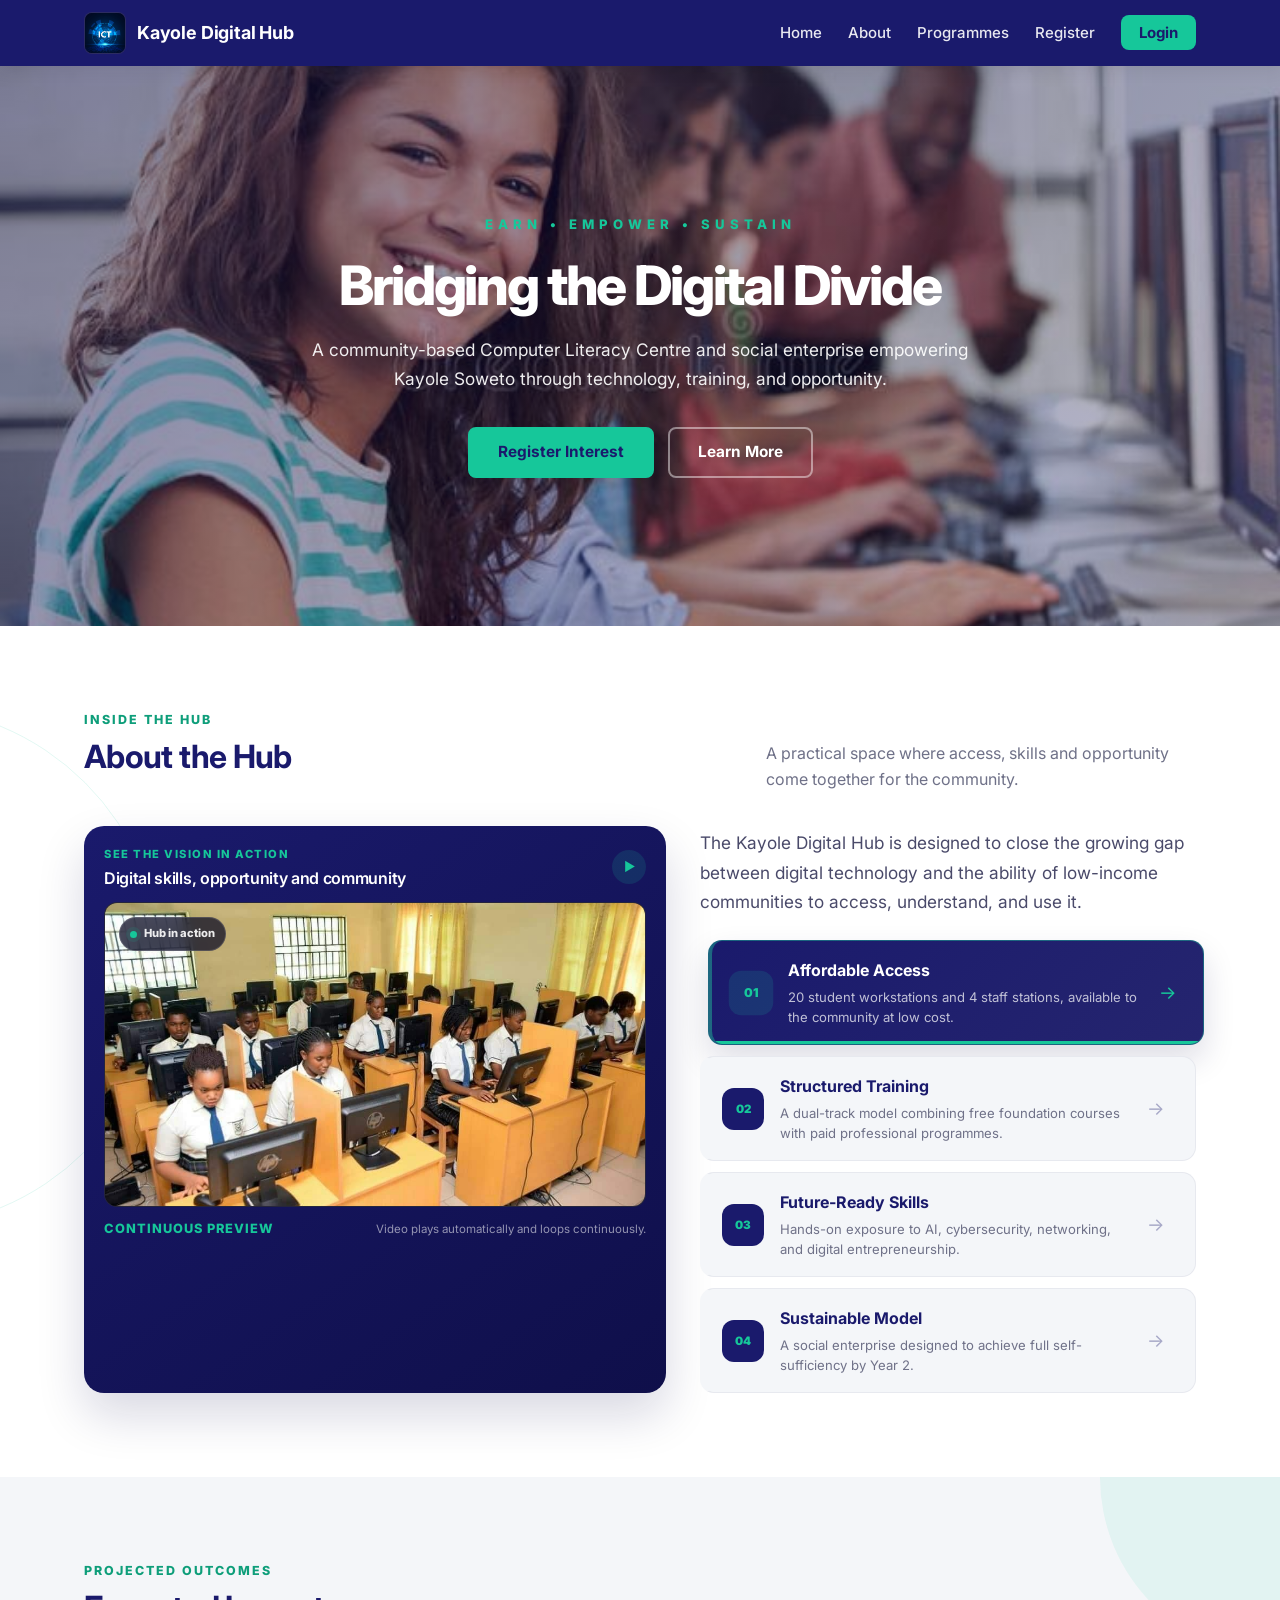
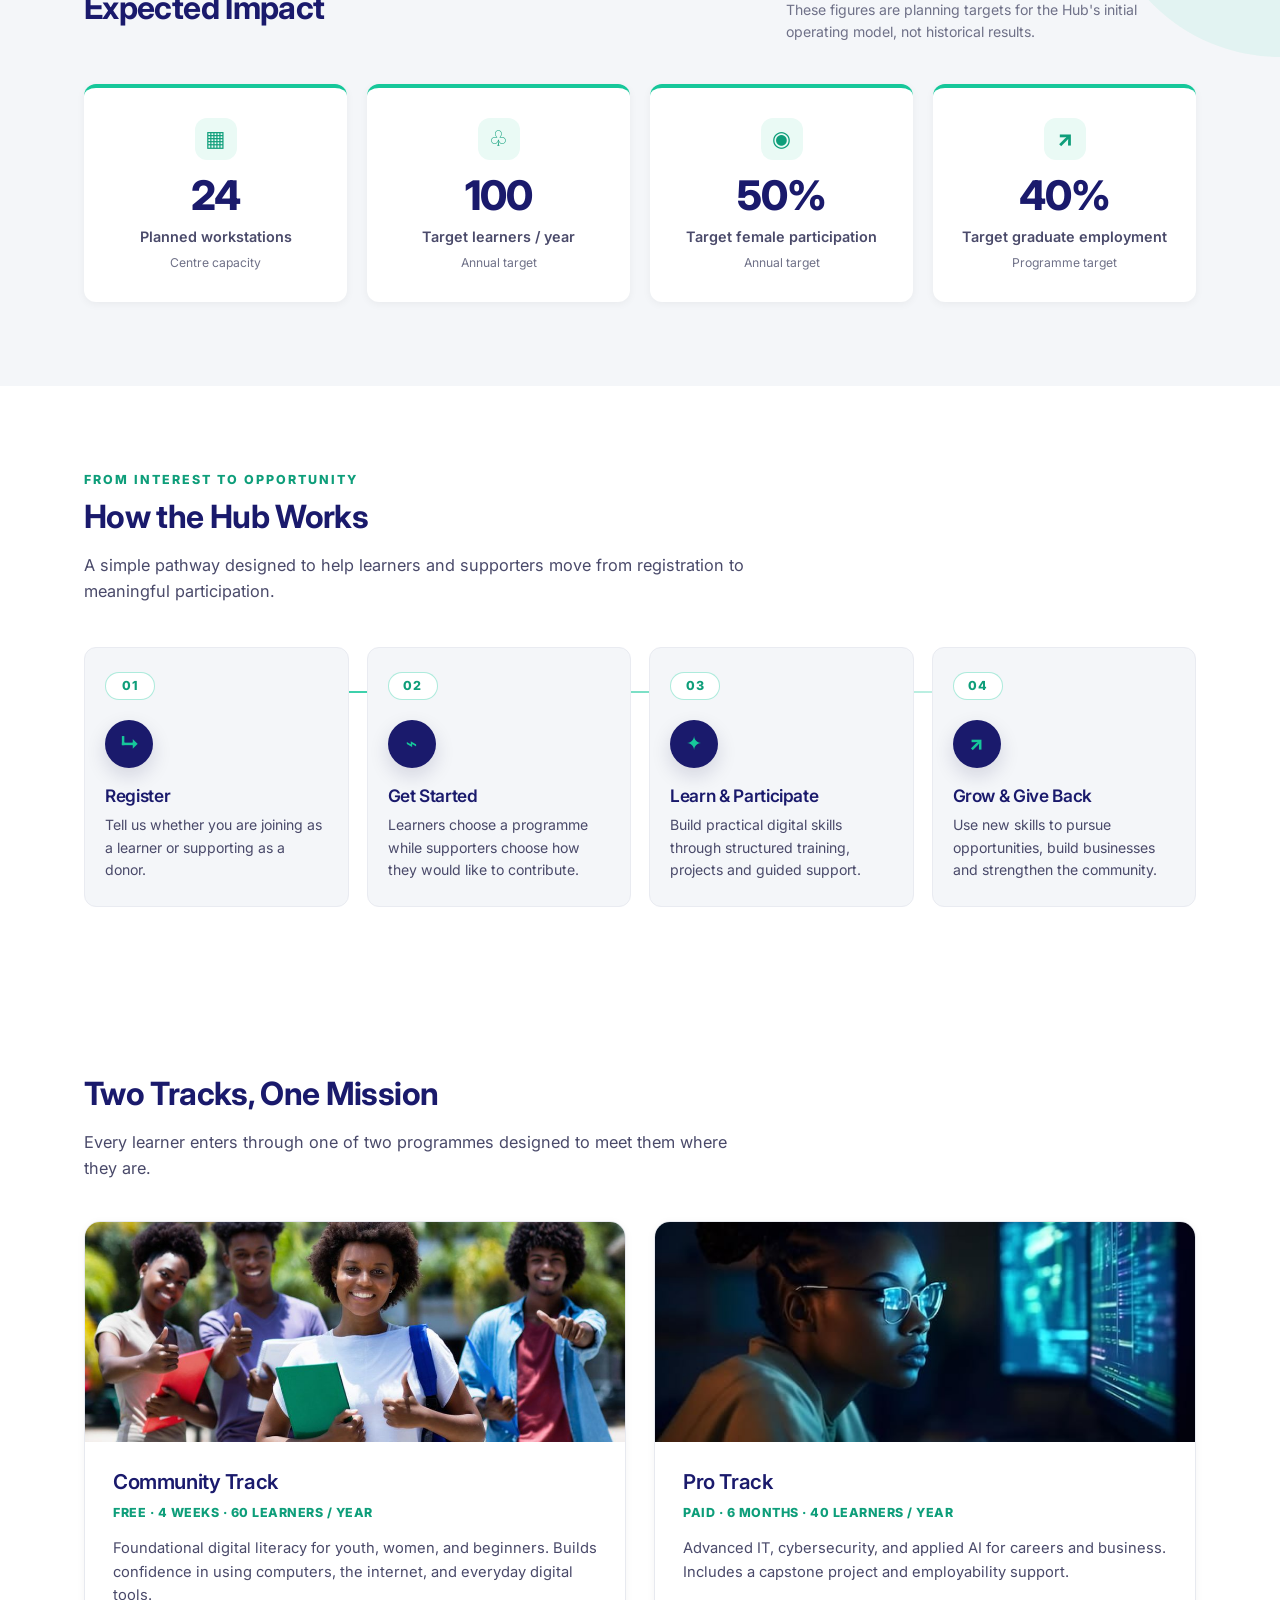
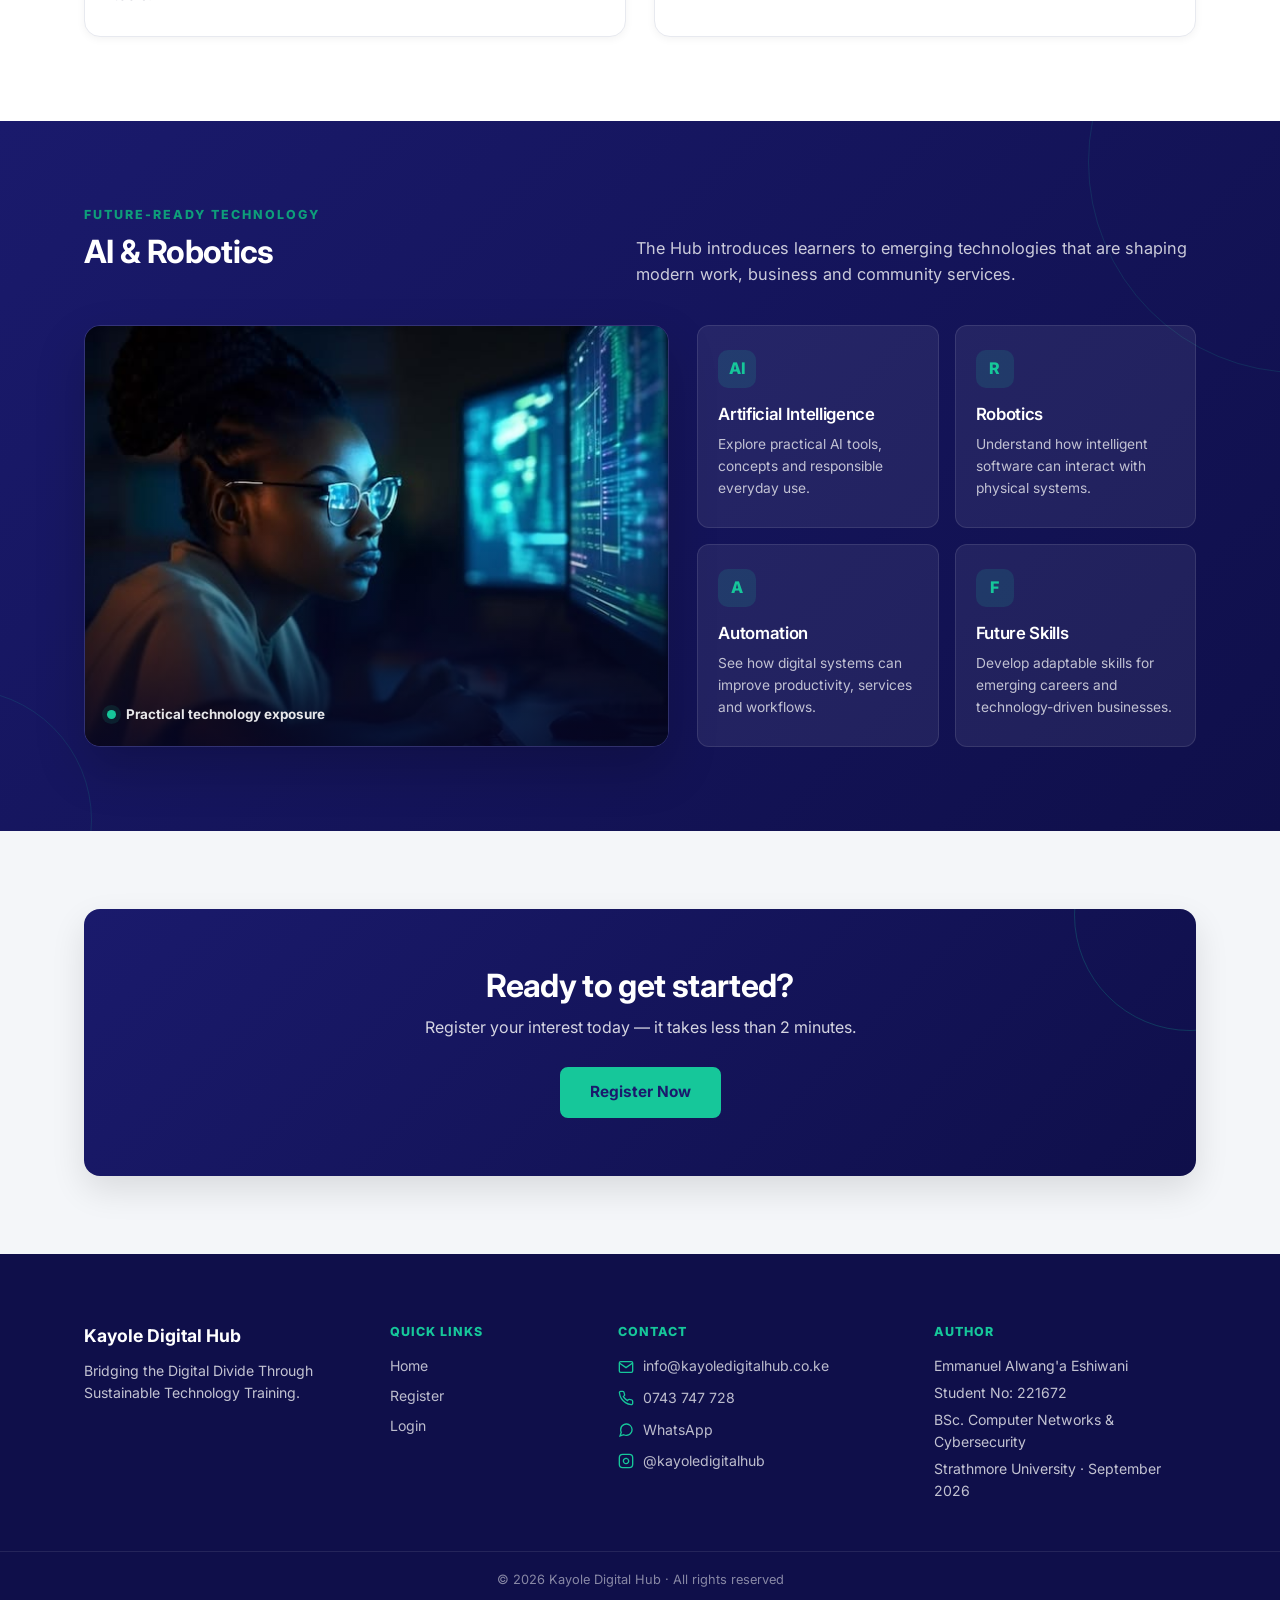
<file: index.html>
<!DOCTYPE html>
<html lang="en">
<head>
  <meta charset="UTF-8">
  <meta name="viewport" content="width=device-width, initial-scale=1.0">
  <title>Kayole Digital Hub — Bridging the Digital Divide</title>
  <meta name="description" content="A community-based Computer Literacy Centre and social enterprise in Kayole Soweto, Nairobi.">
  <link rel="icon" type="image/jpeg" href="assets/images/logo.jpeg">
  <link rel="preconnect" href="https://fonts.googleapis.com">
  <link rel="preconnect" href="https://fonts.gstatic.com" crossorigin>
  <link href="https://fonts.googleapis.com/css2?family=Inter:wght@400;500;600;700;800&display=swap" rel="stylesheet">
  <link rel="stylesheet" href="css/style.css">
  <link rel="stylesheet" href="css/enhancements.css">
</head>
<body>

  <!-- ============ NAVIGATION ============ -->
  <nav class="navbar">
    <div class="container nav-container">
      <a href="index.html" class="logo">
        <img src="assets/images/logo.jpeg" alt="Kayole Digital Hub logo" class="logo-img">
        <span>Kayole Digital Hub</span>
      </a>
      <ul class="nav-links">
        <li><a href="index.html" aria-current="page">Home</a></li>
        <li><a href="#about">About</a></li>
        <li><a href="#tracks">Programmes</a></li>
        <li><a href="register.html">Register</a></li>
        <li><a href="login.html" class="btn-nav">Login</a></li>
      </ul>
    </div>
  </nav>

  <!-- ============ HERO (3-image cross-fade slideshow) ============ -->
  <header class="hero">
    <div class="hero-slides">
      <div class="hero-slide active" style="background-image: url('assets/images/hero.jpg');"></div>
      <div class="hero-slide" style="background-image: url('assets/images/hero-2.jpg');"></div>
      <div class="hero-slide" style="background-image: url('assets/images/hero-3.jpg');"></div>
    </div>
    <div class="hero-overlay"></div>
    <div class="container hero-content">
      <p class="tagline">EARN • EMPOWER • SUSTAIN</p>
      <h1>Bridging the Digital Divide</h1>
      <p class="hero-sub">
        A community-based Computer Literacy Centre and social enterprise
        empowering Kayole Soweto through technology, training, and opportunity.
      </p>
      <div class="hero-actions">
        <a href="register.html" class="btn-primary">Register Interest</a>
        <a href="#about" class="btn-secondary">Learn More</a>
      </div>
    </div>
  </header>

  <!-- ============ ABOUT ============ -->
  <section id="about" class="about about-showcase">
    <div class="container">
      <div class="about-heading reveal-item">
        <div>
          <p class="section-kicker">Inside the Hub</p>
          <h2>About the Hub</h2>
        </div>
        <p class="about-heading-note">A practical space where access, skills and opportunity come together for the community.</p>
      </div>

      <div class="about-showcase-grid">
        <div class="about-video-card reveal-item">
          <div class="about-video-heading">
            <div>
              <span class="about-video-kicker">See the vision in action</span>
              <h3>Digital skills, opportunity and community</h3>
            </div>
            <span class="about-play-badge" aria-hidden="true">▶</span>
          </div>
          <div class="about-video-frame">
            <video class="hub-video" autoplay muted loop playsinline preload="metadata" poster="assets/images/about.jpg" aria-label="Kayole Digital Hub video">
              <source src="assets/videos/videos.mp4" type="video/mp4">
              Your browser does not support the video element.
            </video>
            <div class="video-live-badge"><span></span> Hub in action</div>
          </div>
          <div class="video-caption">
            <span>Continuous preview</span>
            <small>Video plays automatically and loops continuously.</small>
          </div>
        </div>

        <div class="about-content-panel reveal-item">
          <p class="lead">
            The Kayole Digital Hub is designed to close the growing gap between digital technology and the ability of low-income communities to access, understand, and use it.
          </p>

          <div class="about-feature-list" data-about-rotation>
            <button type="button" class="about-feature is-active" data-about-feature="0">
              <span class="about-feature-number">01</span>
              <span class="about-feature-copy"><strong>Affordable Access</strong><span>20 student workstations and 4 staff stations, available to the community at low cost.</span></span>
              <span class="about-feature-arrow" aria-hidden="true">→</span>
              <span class="about-feature-progress" aria-hidden="true"><i></i></span>
            </button>
            <button type="button" class="about-feature" data-about-feature="1">
              <span class="about-feature-number">02</span>
              <span class="about-feature-copy"><strong>Structured Training</strong><span>A dual-track model combining free foundation courses with paid professional programmes.</span></span>
              <span class="about-feature-arrow" aria-hidden="true">→</span>
              <span class="about-feature-progress" aria-hidden="true"><i></i></span>
            </button>
            <button type="button" class="about-feature" data-about-feature="2">
              <span class="about-feature-number">03</span>
              <span class="about-feature-copy"><strong>Future-Ready Skills</strong><span>Hands-on exposure to AI, cybersecurity, networking, and digital entrepreneurship.</span></span>
              <span class="about-feature-arrow" aria-hidden="true">→</span>
              <span class="about-feature-progress" aria-hidden="true"><i></i></span>
            </button>
            <button type="button" class="about-feature" data-about-feature="3">
              <span class="about-feature-number">04</span>
              <span class="about-feature-copy"><strong>Sustainable Model</strong><span>A social enterprise designed to achieve full self-sufficiency by Year 2.</span></span>
              <span class="about-feature-arrow" aria-hidden="true">→</span>
              <span class="about-feature-progress" aria-hidden="true"><i></i></span>
            </button>
          </div>
        </div>
      </div>
    </div>
  </section>

  <!-- ============ IMPACT ============ -->
  <section class="impact">
    <div class="container">
      <div class="impact-heading">
        <div><p class="section-kicker">Projected Outcomes</p><h2>Expected Impact</h2></div>
        <p class="impact-note">These figures are planning targets for the Hub's initial operating model, not historical results.</p>
      </div>
      <div class="stats-grid reveal-group">
        <div class="stat reveal-item">
          <div class="stat-icon" aria-hidden="true">▦</div>
          <div class="stat-number" data-count="24">0</div>
          <div class="stat-label">Planned workstations</div>
          <p class="stat-note">Centre capacity</p>
        </div>
        <div class="stat reveal-item">
          <div class="stat-icon" aria-hidden="true">♧</div>
          <div class="stat-number" data-count="100">0</div>
          <div class="stat-label">Target learners / year</div>
          <p class="stat-note">Annual target</p>
        </div>
        <div class="stat reveal-item">
          <div class="stat-icon" aria-hidden="true">◉</div>
          <div class="stat-number" data-count="50" data-suffix="%">0%</div>
          <div class="stat-label">Target female participation</div>
          <p class="stat-note">Annual target</p>
        </div>
        <div class="stat reveal-item">
          <div class="stat-icon" aria-hidden="true">↗</div>
          <div class="stat-number" data-count="40" data-suffix="%">0%</div>
          <div class="stat-label">Target graduate employment</div>
          <p class="stat-note">Programme target</p>
        </div>
      </div>
    </div>
  </section>

  <!-- ============ HOW THE HUB WORKS ============ -->
  <section class="how-section">
    <div class="container">
      <p class="section-kicker">From interest to opportunity</p>
      <h2>How the Hub Works</h2>
      <p class="section-intro">A simple pathway designed to help learners and supporters move from registration to meaningful participation.</p>
      <div class="process-grid reveal-group">
        <div class="process-step reveal-item"><div class="process-number">01</div><div class="process-marker">↳</div><h3>Register</h3><p>Tell us whether you are joining as a learner or supporting as a donor.</p></div>
        <div class="process-step reveal-item"><div class="process-number">02</div><div class="process-marker">⌁</div><h3>Get Started</h3><p>Learners choose a programme while supporters choose how they would like to contribute.</p></div>
        <div class="process-step reveal-item"><div class="process-number">03</div><div class="process-marker">✦</div><h3>Learn &amp; Participate</h3><p>Build practical digital skills through structured training, projects and guided support.</p></div>
        <div class="process-step reveal-item"><div class="process-number">04</div><div class="process-marker">↗</div><h3>Grow &amp; Give Back</h3><p>Use new skills to pursue opportunities, build businesses and strengthen the community.</p></div>
      </div>
    </div>
  </section>

  <!-- ============ TWO TRACKS ============ -->
  <section id="tracks" class="tracks">
    <div class="container">
      <h2>Two Tracks, One Mission</h2>
      <p class="section-intro">
        Every learner enters through one of two programmes designed to meet
        them where they are.
      </p>
      <div class="tracks-grid reveal-group">
        <div class="track-card reveal-item">
          <div class="track-image">
            <img src="assets/images/community-track.jpg" alt="Community Track learners">
          </div>
          <div class="track-body">
            <h3>Community Track</h3>
            <p class="track-meta">Free · 4 weeks · 60 learners / year</p>
            <p>Foundational digital literacy for youth, women, and beginners.
               Builds confidence in using computers, the internet, and everyday
               digital tools.</p>
          </div>
        </div>
        <div class="track-card reveal-item">
          <div class="track-image">
            <img src="assets/images/pro-track.jpg" alt="Pro Track learners">
          </div>
          <div class="track-body">
            <h3>Pro Track</h3>
            <p class="track-meta">Paid · 6 months · 40 learners / year</p>
            <p>Advanced IT, cybersecurity, and applied AI for careers and business.
               Includes a capstone project and employability support.</p>
          </div>
        </div>
      </div>
    </div>
  </section>

  <!-- ============ AI & ROBOTICS ============ -->
  <section class="ai-section">
    <div class="container">
      <div class="ai-heading reveal-item">
        <div><p class="section-kicker">Future-ready technology</p><h2>AI &amp; Robotics</h2></div>
        <p class="section-intro">The Hub introduces learners to emerging technologies that are shaping modern work, business and community services.</p>
      </div>
      <div class="ai-feature reveal-group">
        <div class="ai-visual reveal-item">
          <img src="assets/images/pro-track.jpg" alt="Learner exploring technology in a digital environment">
          <div class="ai-visual-overlay">
            <span class="ai-live-dot"></span> Practical technology exposure
          </div>
        </div>
        <div class="ai-grid reveal-group">
          <div class="ai-card reveal-item"><div class="ai-icon">AI</div><h3>Artificial Intelligence</h3><p>Explore practical AI tools, concepts and responsible everyday use.</p></div>
          <div class="ai-card reveal-item"><div class="ai-icon">R</div><h3>Robotics</h3><p>Understand how intelligent software can interact with physical systems.</p></div>
          <div class="ai-card reveal-item"><div class="ai-icon">A</div><h3>Automation</h3><p>See how digital systems can improve productivity, services and workflows.</p></div>
          <div class="ai-card reveal-item"><div class="ai-icon">F</div><h3>Future Skills</h3><p>Develop adaptable skills for emerging careers and technology-driven businesses.</p></div>
        </div>
      </div>
    </div>
  </section>

  <!-- ============ CALL TO ACTION ============ -->
  <section class="cta">
    <div class="container">
      <div class="cta-panel reveal-item">
      <h2>Ready to get started?</h2>
      <p>Register your interest today — it takes less than 2 minutes.</p>
      <a href="register.html" class="btn-primary">Register Now</a>
      </div>
    </div>
  </section>

  <!-- ============ FOOTER ============ -->
  <footer class="footer">
    <div class="container footer-grid">
      <div class="footer-col">
        <p class="footer-brand">Kayole Digital Hub</p>
        <p>Bridging the Digital Divide Through Sustainable Technology Training.</p>
      </div>
      <div class="footer-col">
        <p class="footer-heading">Quick Links</p>
        <ul class="footer-links">
          <li><a href="index.html">Home</a></li>
          <li><a href="register.html">Register</a></li>
          <li><a href="login.html">Login</a></li>
        </ul>
      </div>
      <div class="footer-col">
        <p class="footer-heading">Contact</p>
        <ul class="footer-contact">
          <li><svg width="16" height="16" viewBox="0 0 24 24" fill="none" stroke="currentColor" stroke-width="2"><path d="M4 4h16c1.1 0 2 .9 2 2v12c0 1.1-.9 2-2 2H4c-1.1 0-2-.9-2-2V6c0-1.1.9-2 2-2z"/><polyline points="22,6 12,13 2,6"/></svg><a href="mailto:info@kayoledigitalhub.co.ke">info@kayoledigitalhub.co.ke</a></li>
          <li><svg width="16" height="16" viewBox="0 0 24 24" fill="none" stroke="currentColor" stroke-width="2"><path d="M22 16.92v3a2 2 0 0 1-2.18 2 19.79 19.79 0 0 1-8.63-3.07 19.5 19.5 0 0 1-6-6 19.79 19.79 0 0 1-3.07-8.67A2 2 0 0 1 4.11 2h3a2 2 0 0 1 2 1.72 12.84 12.84 0 0 0 .7 2.81 2 2 0 0 1-.45 2.11L8.09 9.91a16 16 0 0 0 6 6l1.27-1.27a2 2 0 0 1 2.11-.45 12.84 12.84 0 0 1 2.81.7A2 2 0 0 1 22 16.92z"/></svg><a href="tel:0743747728">0743 747 728</a></li>
          <li><svg width="16" height="16" viewBox="0 0 24 24" fill="none" stroke="currentColor" stroke-width="2"><path d="M21 11.5a8.38 8.38 0 0 1-.9 3.8 8.5 8.5 0 0 1-7.6 4.7 8.38 8.38 0 0 1-3.8-.9L3 21l1.9-5.7a8.38 8.38 0 0 1-.9-3.8 8.5 8.5 0 0 1 4.7-7.6 8.38 8.38 0 0 1 3.8-.9h.5a8.48 8.48 0 0 1 8 8v.5z"/></svg><a href="https://wa.me/254743747728" target="_blank" rel="noopener">WhatsApp</a></li>
          <li><svg width="16" height="16" viewBox="0 0 24 24" fill="none" stroke="currentColor" stroke-width="2"><rect x="2" y="2" width="20" height="20" rx="5" ry="5"/><path d="M16 11.37A4 4 0 1 1 12.63 8 4 4 0 0 1 16 11.37z"/><line x1="17.5" y1="6.5" x2="17.51" y2="6.5"/></svg><a href="https://instagram.com/kayoledigitalhub" target="_blank" rel="noopener">@kayoledigitalhub</a></li>
        </ul>
      </div>
      <div class="footer-col">
        <p class="footer-heading">Author</p>
        <p>Emmanuel Alwang'a Eshiwani</p>
        <p>Student No: 221672</p>
        <p>BSc. Computer Networks &amp; Cybersecurity</p>
        <p>Strathmore University · September 2026</p>
      </div>
    </div>
    <div class="footer-bottom"><p>© 2026 Kayole Digital Hub · All rights reserved</p></div>
  </footer>

  <!-- ============ SCRIPTS ============ -->
  <script src="js/supabase.min.js"></script>
  <script src="js/supabase-config.js"></script>
  <script src="js/site-enhancements.js"></script>

  <!-- Hero slideshow — cross-fade every 5s -->
  <script>
    (function () {
      const slides = document.querySelectorAll('.hero-slide');
      if (slides.length < 2) return;

      let current = 0;
      setInterval(function () {
        slides[current].classList.remove('active');
        current = (current + 1) % slides.length;
        slides[current].classList.add('active');
      }, 5000);
    })();
  </script>

</body>
</html>
</file>
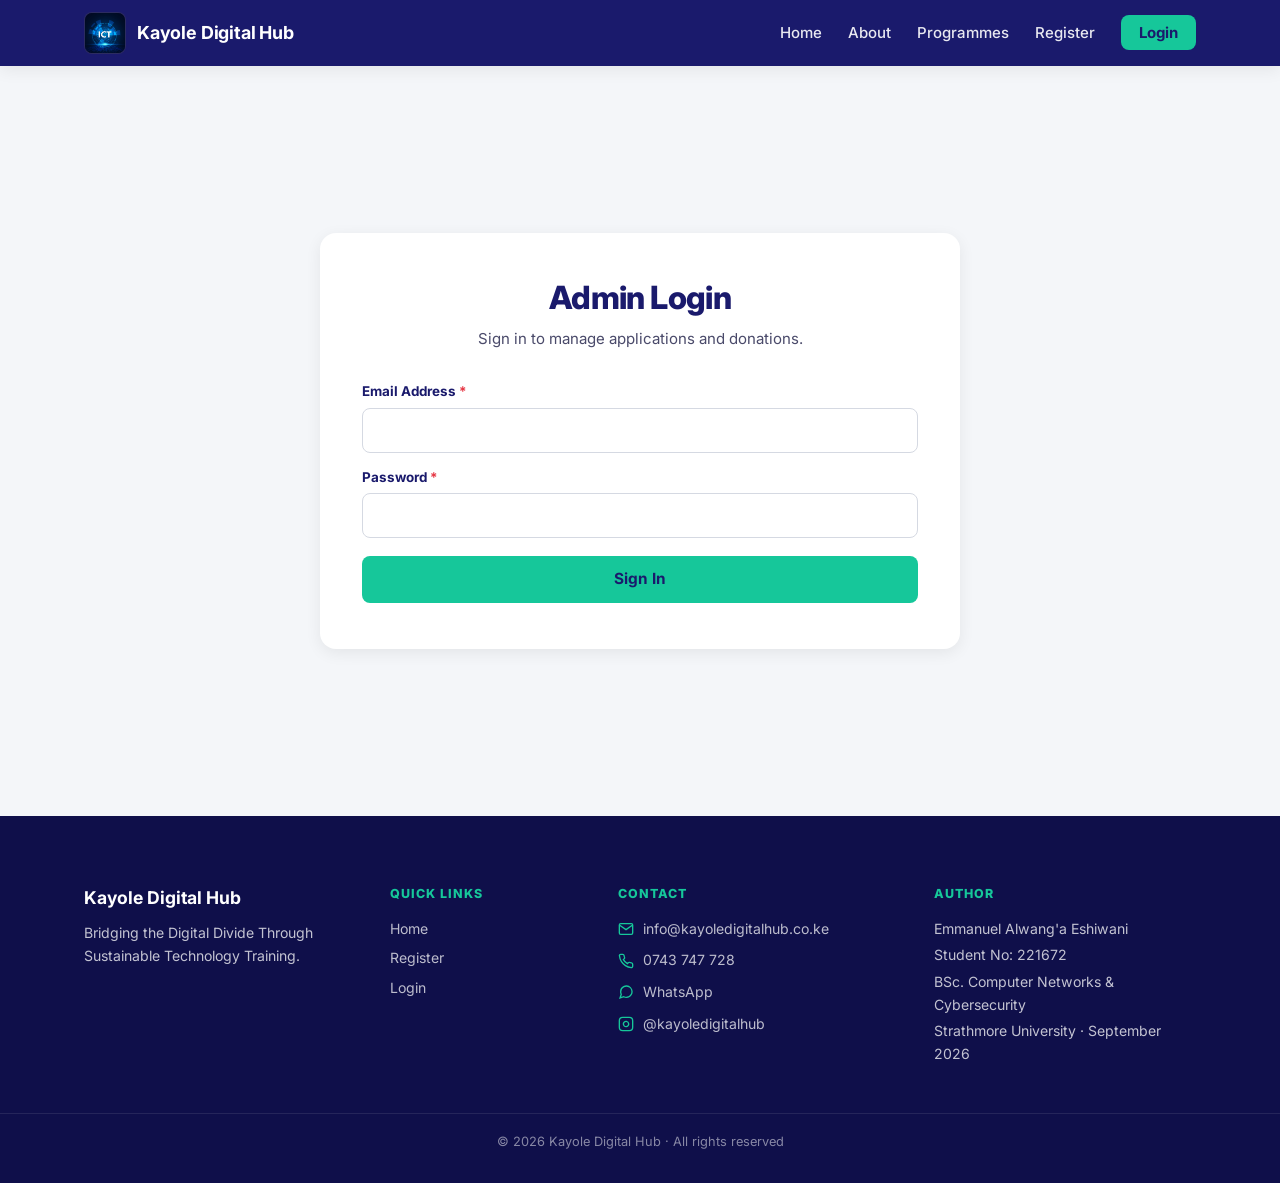
<file: admin.html>
<!DOCTYPE html>
<html lang="en">
<head>
  <meta charset="UTF-8">
  <meta name="viewport" content="width=device-width, initial-scale=1.0">
  <title>Admin — Kayole Digital Hub</title>
  <meta name="description" content="Admin dashboard for the Kayole Digital Hub.">
  <link rel="icon" type="image/jpeg" href="assets/images/logo.jpeg">
  <link rel="preconnect" href="https://fonts.googleapis.com">
  <link rel="preconnect" href="https://fonts.gstatic.com" crossorigin>
  <link href="https://fonts.googleapis.com/css2?family=Inter:wght@400;500;600;700;800&display=swap" rel="stylesheet">
  <link rel="stylesheet" href="css/style.css">
  <link rel="stylesheet" href="css/form.css">
  <link rel="stylesheet" href="css/admin.css">

  <!-- ============ ADMIN AUTH GUARD ============ -->
  <script>
    (function () {
      window.__adminUnlock = function () {
        document.body.classList.add('auth-ready');
      };
    })();
  </script>
</head>
<body class="admin-guarded">

  <!-- ============ NAVIGATION ============ -->
  <nav class="navbar admin-navbar">
    <div class="container nav-container">
      <a href="index.html" class="logo">
        <img src="assets/images/logo.jpeg" alt="Kayole Digital Hub logo" class="logo-img">
        <span>Kayole Digital Hub</span>
      </a>
      <ul class="nav-links">
        <li><a href="index.html">Home</a></li>
        <li class="admin-nav-secondary"><a href="#about">About</a></li>
        <li class="admin-nav-secondary"><a href="#tracks">Programmes</a></li>
        <li><a href="register.html">Register</a></li>
        <li><a href="login.html" class="btn-nav">Login</a></li>
      </ul>
    </div>
  </nav>

  <!-- ============ LOGIN VIEW ============ -->
  <main id="loginView" class="form-page">
    <div class="container form-container">
      <h1>Admin Login</h1>
      <p class="form-intro">Sign in to manage applications and donations.</p>

      <form id="loginForm" class="form">
        <div class="form-group">
          <label for="email">Email Address <span class="required">*</span></label>
          <input type="email" id="email" name="email" required>
        </div>

        <div class="form-group">
          <label for="password">Password <span class="required">*</span></label>
          <input type="password" id="password" name="password" required>
        </div>

        <button type="submit" class="btn-primary form-submit">Sign In</button>

        <p id="loginStatus" class="form-status"></p>
      </form>
    </div>
  </main>

  <!-- ============ DASHBOARD VIEW ============ -->
  <main id="dashboardView" class="dashboard-page dashboard-hidden">
    <div class="container dashboard-container">

      <!-- Header -->
      <div class="dash-header">
        <div>
          <h1>Admin Dashboard</h1>
          <p class="dash-subtitle">Welcome back. Here's what's happening.</p>
        </div>
        <button id="logoutBtn" class="btn-secondary-modal">Log out</button>
      </div>

      <!-- Summary cards -->
      <div class="dash-stats">
        <div class="dash-stat">
          <div class="dash-stat-number" id="statStudents">0</div>
          <div class="dash-stat-label">Student Applications</div>
        </div>
        <div class="dash-stat">
          <div class="dash-stat-number" id="statDonors">0</div>
          <div class="dash-stat-label">Donor Pledges</div>
        </div>
        <div class="dash-stat">
          <div class="dash-stat-number" id="statAmount">KES 0</div>
          <div class="dash-stat-label">Total Pledged</div>
        </div>
        <div class="dash-stat">
          <div class="dash-stat-number" id="statPending">0</div>
          <div class="dash-stat-label">Pending Review</div>
        </div>
      </div>

      <!-- Tabs -->
      <div class="dash-tabs">
        <button class="dash-tab active" data-tab="students">Students</button>
        <button class="dash-tab" data-tab="donors">Donors</button>
      </div>

      <!-- Filter bar -->
      <div class="dash-filters">
        <input type="text" id="searchInput" placeholder="Search by name or email...">
        <select id="trackFilter">
          <option value="">All tracks</option>
          <option value="Community Track">Community Track</option>
          <option value="Pro Track">Pro Track</option>
        </select>
        <div class="dash-export-actions"><button id="exportBtn" class="btn-secondary-modal" type="button">Export CSV</button><button id="exportPdfBtn" class="btn-secondary-modal" type="button">Export PDF</button></div>
      </div>

      <!-- Table -->
      <div class="dash-print-heading" aria-hidden="true">
        <h2 id="printTitle">Student Applications</h2>
        <p id="printMeta"></p>
      </div>
      <div id="statusNotice" class="admin-status-notice" role="status" aria-live="polite"></div>
      <div class="dash-table-wrapper">
        <table id="dataTable" class="dash-table">
          <thead id="tableHead"></thead>
          <tbody id="tableBody">
            <tr><td class="dash-loading">Loading...</td></tr>
          </tbody>
        </table>
      </div>

    </div>
  </main>

  <!-- ============ FOOTER ============ -->
  <footer class="footer">
    <div class="container footer-grid">
      <div class="footer-col">
        <p class="footer-brand">Kayole Digital Hub</p>
        <p>Bridging the Digital Divide Through Sustainable Technology Training.</p>
      </div>
      <div class="footer-col">
        <p class="footer-heading">Quick Links</p>
        <ul class="footer-links">
          <li><a href="index.html">Home</a></li>
          <li><a href="register.html">Register</a></li>
          <li><a href="login.html">Login</a></li>
        </ul>
      </div>
      <div class="footer-col">
        <p class="footer-heading">Contact</p>
        <ul class="footer-contact">
          <li><svg width="16" height="16" viewBox="0 0 24 24" fill="none" stroke="currentColor" stroke-width="2"><path d="M4 4h16c1.1 0 2 .9 2 2v12c0 1.1-.9 2-2 2H4c-1.1 0-2-.9-2-2V6c0-1.1.9-2 2-2z"/><polyline points="22,6 12,13 2,6"/></svg><a href="mailto:info@kayoledigitalhub.co.ke">info@kayoledigitalhub.co.ke</a></li>
          <li><svg width="16" height="16" viewBox="0 0 24 24" fill="none" stroke="currentColor" stroke-width="2"><path d="M22 16.92v3a2 2 0 0 1-2.18 2 19.79 19.79 0 0 1-8.63-3.07 19.5 19.5 0 0 1-6-6 19.79 19.79 0 0 1-3.07-8.67A2 2 0 0 1 4.11 2h3a2 2 0 0 1 2 1.72 12.84 12.84 0 0 0 .7 2.81 2 2 0 0 1-.45 2.11L8.09 9.91a16 16 0 0 0 6 6l1.27-1.27a2 2 0 0 1 2.11-.45 12.84 12.84 0 0 1 2.81.7A2 2 0 0 1 22 16.92z"/></svg><a href="tel:0743747728">0743 747 728</a></li>
          <li><svg width="16" height="16" viewBox="0 0 24 24" fill="none" stroke="currentColor" stroke-width="2"><path d="M21 11.5a8.38 8.38 0 0 1-.9 3.8 8.5 8.5 0 0 1-7.6 4.7 8.38 8.38 0 0 1-3.8-.9L3 21l1.9-5.7a8.38 8.38 0 0 1-.9-3.8 8.5 8.5 0 0 1 4.7-7.6 8.38 8.38 0 0 1 3.8-.9h.5a8.48 8.48 0 0 1 8 8v.5z"/></svg><a href="https://wa.me/254743747728" target="_blank" rel="noopener">WhatsApp</a></li>
          <li><svg width="16" height="16" viewBox="0 0 24 24" fill="none" stroke="currentColor" stroke-width="2"><rect x="2" y="2" width="20" height="20" rx="5" ry="5"/><path d="M16 11.37A4 4 0 1 1 12.63 8 4 4 0 0 1 16 11.37z"/><line x1="17.5" y1="6.5" x2="17.51" y2="6.5"/></svg><a href="https://instagram.com/kayoledigitalhub" target="_blank" rel="noopener">@kayoledigitalhub</a></li>
        </ul>
      </div>
      <div class="footer-col">
        <p class="footer-heading">Author</p>
        <p>Emmanuel Alwang'a Eshiwani</p>
        <p>Student No: 221672</p>
        <p>BSc. Computer Networks &amp; Cybersecurity</p>
        <p>Strathmore University · September 2026</p>
      </div>
    </div>
    <div class="footer-bottom"><p>© 2026 Kayole Digital Hub · All rights reserved</p></div>
  </footer>

  <!-- ============ SCRIPTS ============ -->
  <script src="js/supabase.min.js"></script>
  <script src="js/supabase-config.js"></script>
  <script src="js/admin.js"></script>

</body>
</html>
</file>
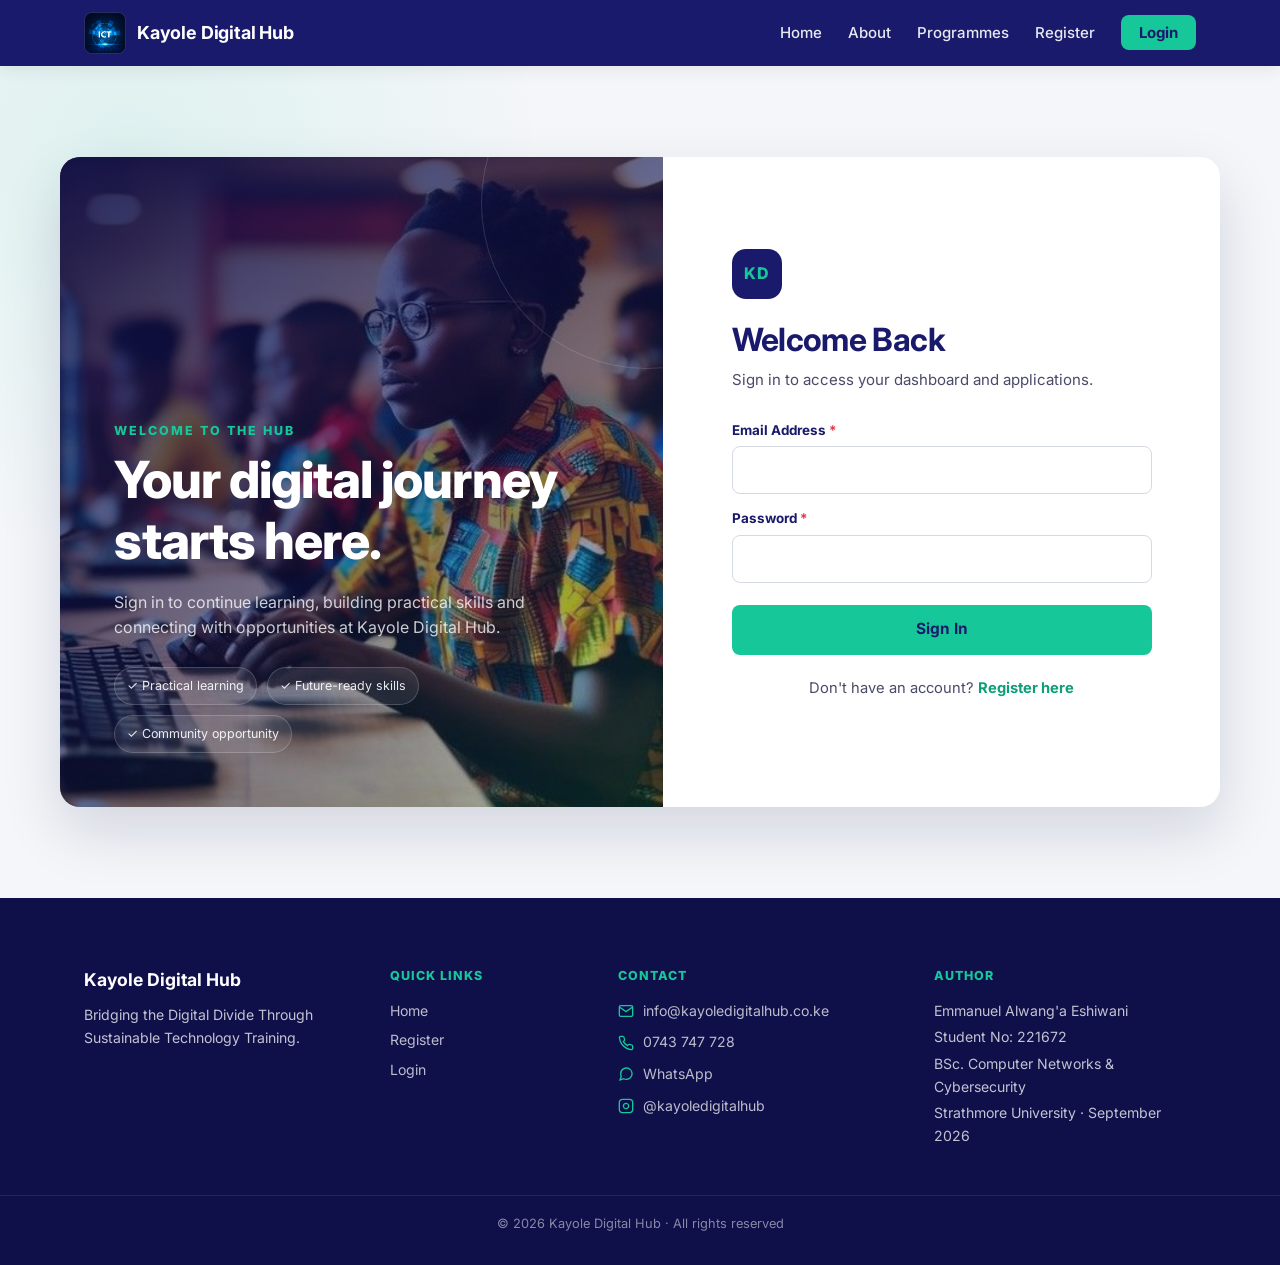
<file: donor-dashboard.html>
<!DOCTYPE html>
<html lang="en">
<head>
  <meta charset="UTF-8">
  <meta name="viewport" content="width=device-width, initial-scale=1.0">
  <title>Donor Dashboard — Kayole Digital Hub</title>
  <meta name="description" content="Your donor dashboard for the Kayole Digital Hub.">
  <link rel="icon" type="image/jpeg" href="assets/images/logo.jpeg">
  <link rel="preconnect" href="https://fonts.googleapis.com">
  <link rel="preconnect" href="https://fonts.gstatic.com" crossorigin>
  <link href="https://fonts.googleapis.com/css2?family=Inter:wght@400;500;600;700;800&display=swap" rel="stylesheet">
  <link rel="stylesheet" href="css/style.css">
  <link rel="stylesheet" href="css/admin.css">
</head>
<body>
  <nav class="navbar">
    <div class="container nav-container">
      <a href="index.html" class="logo"><img src="assets/images/logo.jpeg" alt="Kayole Digital Hub logo" class="logo-img"><span>Kayole Digital Hub</span></a>
      <ul class="nav-links"><li><a href="index.html">Home</a></li><li><a href="#" id="logoutBtn" class="btn-nav">Logout</a></li></ul>
    </div>
  </nav>

  <main class="dashboard-page">
    <div class="container dashboard-container">
      <div class="dash-header">
        <div><p class="section-kicker">Supporter dashboard</p><h1>Welcome, <span id="donorName">Donor</span></h1><p class="dash-subtitle">Thank you for supporting the Kayole Digital Hub. Here you can track your pledges and the support you are helping to provide.</p></div>
      </div>

      <div class="dash-stats">
        <div class="dash-stat"><div class="dash-stat-number" id="pledgeCount">0</div><div class="dash-stat-label">Active pledges</div></div>
        <div class="dash-stat"><div class="dash-stat-number" id="totalAmount">KES 0</div><div class="dash-stat-label">Total committed</div></div>
        <div class="dash-stat"><div class="dash-stat-number">100</div><div class="dash-stat-label">Target learners / year</div></div>
        <div class="dash-stat"><div class="dash-stat-number">24</div><div class="dash-stat-label">Planned workstations</div></div>
      </div>

      <section class="support-panel">
        <p class="section-kicker">Your contribution</p>
        <h2>Your Support</h2>
        <p>Your contribution helps expand access to practical digital skills, learning equipment and opportunities for learners in Kayole Soweto.</p>
      </section>

      <section class="dashboard-section-gap">
        <div class="section-heading-row"><div><h2>My Pledges</h2><p>Review the support commitments linked to your account.</p></div></div>
        <div id="pledgesList"><p class="dash-muted">Loading...</p></div>
      </section>

      <div class="student-cta">
        <h2>Want to learn too?</h2>
        <p>Enrol as a student and gain digital skills through the Community Track or Pro Track.</p>
        <a href="register.html" class="btn-primary">Enrol as a Student</a>
      </div>
    </div>
  </main>

  <footer class="footer">
    <div class="container footer-grid">
      <div class="footer-col">
        <p class="footer-brand">Kayole Digital Hub</p>
        <p>Bridging the Digital Divide Through Sustainable Technology Training.</p>
      </div>
      <div class="footer-col">
        <p class="footer-heading">Quick Links</p>
        <ul class="footer-links">
          <li><a href="index.html">Home</a></li>
          <li><a href="register.html">Register</a></li>
          <li><a href="login.html">Login</a></li>
        </ul>
      </div>
      <div class="footer-col">
        <p class="footer-heading">Contact</p>
        <ul class="footer-contact">
          <li><svg width="16" height="16" viewBox="0 0 24 24" fill="none" stroke="currentColor" stroke-width="2"><path d="M4 4h16c1.1 0 2 .9 2 2v12c0 1.1-.9 2-2 2H4c-1.1 0-2-.9-2-2V6c0-1.1.9-2 2-2z"/><polyline points="22,6 12,13 2,6"/></svg><a href="mailto:info@kayoledigitalhub.co.ke">info@kayoledigitalhub.co.ke</a></li>
          <li><svg width="16" height="16" viewBox="0 0 24 24" fill="none" stroke="currentColor" stroke-width="2"><path d="M22 16.92v3a2 2 0 0 1-2.18 2 19.79 19.79 0 0 1-8.63-3.07 19.5 19.5 0 0 1-6-6 19.79 19.79 0 0 1-3.07-8.67A2 2 0 0 1 4.11 2h3a2 2 0 0 1 2 1.72 12.84 12.84 0 0 0 .7 2.81 2 2 0 0 1-.45 2.11L8.09 9.91a16 16 0 0 0 6 6l1.27-1.27a2 2 0 0 1 2.11-.45 12.84 12.84 0 0 1 2.81.7A2 2 0 0 1 22 16.92z"/></svg><a href="tel:0743747728">0743 747 728</a></li>
          <li><svg width="16" height="16" viewBox="0 0 24 24" fill="none" stroke="currentColor" stroke-width="2"><path d="M21 11.5a8.38 8.38 0 0 1-.9 3.8 8.5 8.5 0 0 1-7.6 4.7 8.38 8.38 0 0 1-3.8-.9L3 21l1.9-5.7a8.38 8.38 0 0 1-.9-3.8 8.5 8.5 0 0 1 4.7-7.6 8.38 8.38 0 0 1 3.8-.9h.5a8.48 8.48 0 0 1 8 8v.5z"/></svg><a href="https://wa.me/254743747728" target="_blank" rel="noopener">WhatsApp</a></li>
          <li><svg width="16" height="16" viewBox="0 0 24 24" fill="none" stroke="currentColor" stroke-width="2"><rect x="2" y="2" width="20" height="20" rx="5" ry="5"/><path d="M16 11.37A4 4 0 1 1 12.63 8 4 4 0 0 1 16 11.37z"/><line x1="17.5" y1="6.5" x2="17.51" y2="6.5"/></svg><a href="https://instagram.com/kayoledigitalhub" target="_blank" rel="noopener">@kayoledigitalhub</a></li>
        </ul>
      </div>
      <div class="footer-col">
        <p class="footer-heading">Author</p>
        <p>Emmanuel Alwang'a Eshiwani</p>
        <p>Student No: 221672</p>
        <p>BSc. Computer Networks &amp; Cybersecurity</p>
        <p>Strathmore University · September 2026</p>
      </div>
    </div>
    <div class="footer-bottom"><p>© 2026 Kayole Digital Hub · All rights reserved</p></div>
  </footer>
  <script src="js/supabase.min.js"></script>
  <script src="js/supabase-config.js"></script>
  <script src="js/donor-dashboard.js"></script>
</body>
</html>
</file>
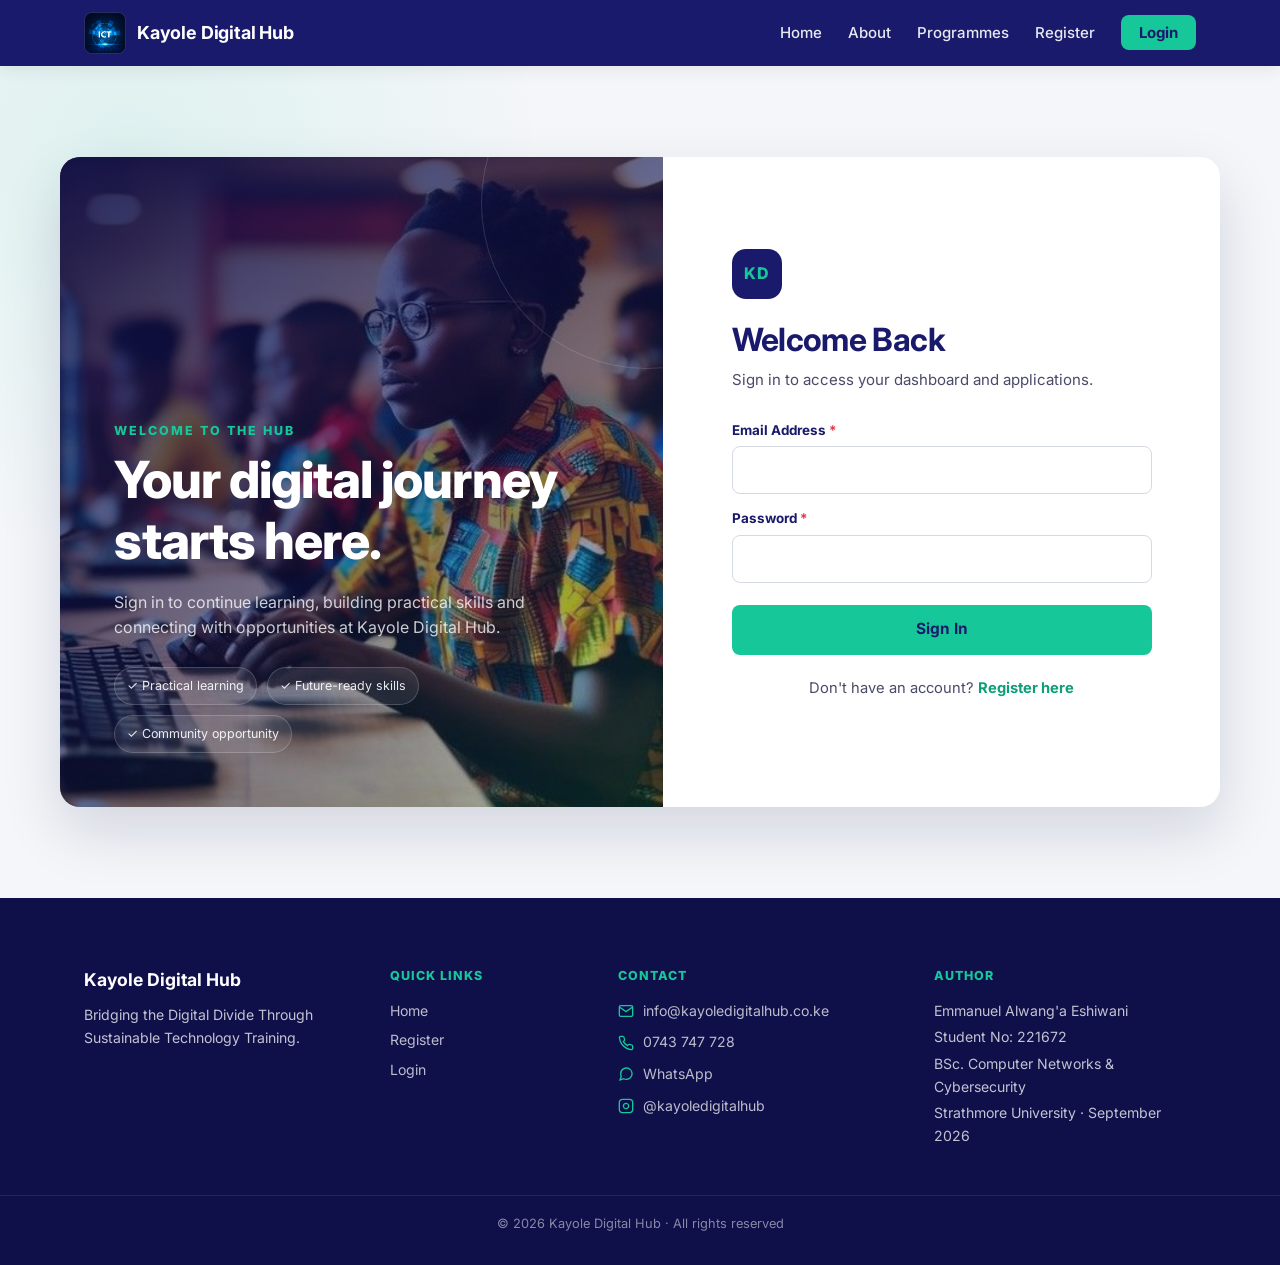
<file: login.html>
<!DOCTYPE html>
<html lang="en">
<head>
  <meta charset="UTF-8">
  <meta name="viewport" content="width=device-width, initial-scale=1.0">
  <title>Login — Kayole Digital Hub</title>
  <meta name="description" content="Sign in to your Kayole Digital Hub account.">
  <link rel="icon" type="image/jpeg" href="assets/images/logo.jpeg">
  <link rel="preconnect" href="https://fonts.googleapis.com">
  <link rel="preconnect" href="https://fonts.gstatic.com" crossorigin>
  <link href="https://fonts.googleapis.com/css2?family=Inter:wght@400;500;600;700;800&display=swap" rel="stylesheet">
  <link rel="stylesheet" href="css/style.css">
  <link rel="stylesheet" href="css/form.css">
  <link rel="stylesheet" href="css/enhancements.css">
</head>
<body>

  <!-- ============ NAVIGATION ============ -->
  <nav class="navbar">
    <div class="container nav-container">
      <a href="index.html" class="logo">
        <img src="assets/images/logo.jpeg" alt="Kayole Digital Hub logo" class="logo-img">
        <span>Kayole Digital Hub</span>
      </a>
      <ul class="nav-links">
        <li><a href="index.html">Home</a></li>
        <li><a href="#about">About</a></li>
        <li><a href="#tracks">Programmes</a></li>
        <li><a href="register.html">Register</a></li>
        <li><a href="login.html" class="btn-nav" aria-current="page">Login</a></li>
      </ul>
    </div>
  </nav>

  <!-- ============ LOGIN FORM ============ -->
  <main class="login-page">
    <div class="login-shell">
      <div class="login-visual">
        <div class="login-visual-overlay"></div>
        <div class="login-visual-content">
          <p class="section-kicker">Welcome to the Hub</p>
          <h1>Your digital journey starts here.</h1>
          <p>Sign in to continue learning, building practical skills and connecting with opportunities at Kayole Digital Hub.</p>
          <div class="login-visual-points">
            <span>✓ Practical learning</span>
            <span>✓ Future-ready skills</span>
            <span>✓ Community opportunity</span>
          </div>
        </div>
      </div>
      <div class="login-panel">
        <div class="login-panel-inner">
          <div class="login-mark" aria-hidden="true">KD</div>
          <h2>Welcome Back</h2>
          <p class="form-intro">Sign in to access your dashboard and applications.</p>

          <form id="loginForm" class="form">

        <div class="form-group">
          <label for="email">Email Address <span class="required">*</span></label>
          <input type="email" id="email" name="email" required>
        </div>

        <div class="form-group">
          <label for="password">Password <span class="required">*</span></label>
          <input type="password" id="password" name="password" required>
        </div>

        <button type="submit" class="btn-primary form-submit">Sign In</button>

        <p id="loginStatus" class="form-status"></p>

          </form>

          <p class="form-footer-link">
            Don't have an account? <a href="register.html">Register here</a>
          </p>
        </div>
      </div>
    </div>
  </main>

  <!-- ============ FOOTER ============ -->
  <footer class="footer">
    <div class="container footer-grid">
      <div class="footer-col">
        <p class="footer-brand">Kayole Digital Hub</p>
        <p>Bridging the Digital Divide Through Sustainable Technology Training.</p>
      </div>
      <div class="footer-col">
        <p class="footer-heading">Quick Links</p>
        <ul class="footer-links">
          <li><a href="index.html">Home</a></li>
          <li><a href="register.html">Register</a></li>
          <li><a href="login.html">Login</a></li>
        </ul>
      </div>
      <div class="footer-col">
        <p class="footer-heading">Contact</p>
        <ul class="footer-contact">
          <li><svg width="16" height="16" viewBox="0 0 24 24" fill="none" stroke="currentColor" stroke-width="2"><path d="M4 4h16c1.1 0 2 .9 2 2v12c0 1.1-.9 2-2 2H4c-1.1 0-2-.9-2-2V6c0-1.1.9-2 2-2z"/><polyline points="22,6 12,13 2,6"/></svg><a href="mailto:info@kayoledigitalhub.co.ke">info@kayoledigitalhub.co.ke</a></li>
          <li><svg width="16" height="16" viewBox="0 0 24 24" fill="none" stroke="currentColor" stroke-width="2"><path d="M22 16.92v3a2 2 0 0 1-2.18 2 19.79 19.79 0 0 1-8.63-3.07 19.5 19.5 0 0 1-6-6 19.79 19.79 0 0 1-3.07-8.67A2 2 0 0 1 4.11 2h3a2 2 0 0 1 2 1.72 12.84 12.84 0 0 0 .7 2.81 2 2 0 0 1-.45 2.11L8.09 9.91a16 16 0 0 0 6 6l1.27-1.27a2 2 0 0 1 2.11-.45 12.84 12.84 0 0 1 2.81.7A2 2 0 0 1 22 16.92z"/></svg><a href="tel:0743747728">0743 747 728</a></li>
          <li><svg width="16" height="16" viewBox="0 0 24 24" fill="none" stroke="currentColor" stroke-width="2"><path d="M21 11.5a8.38 8.38 0 0 1-.9 3.8 8.5 8.5 0 0 1-7.6 4.7 8.38 8.38 0 0 1-3.8-.9L3 21l1.9-5.7a8.38 8.38 0 0 1-.9-3.8 8.5 8.5 0 0 1 4.7-7.6 8.38 8.38 0 0 1 3.8-.9h.5a8.48 8.48 0 0 1 8 8v.5z"/></svg><a href="https://wa.me/254743747728" target="_blank" rel="noopener">WhatsApp</a></li>
          <li><svg width="16" height="16" viewBox="0 0 24 24" fill="none" stroke="currentColor" stroke-width="2"><rect x="2" y="2" width="20" height="20" rx="5" ry="5"/><path d="M16 11.37A4 4 0 1 1 12.63 8 4 4 0 0 1 16 11.37z"/><line x1="17.5" y1="6.5" x2="17.51" y2="6.5"/></svg><a href="https://instagram.com/kayoledigitalhub" target="_blank" rel="noopener">@kayoledigitalhub</a></li>
        </ul>
      </div>
      <div class="footer-col">
        <p class="footer-heading">Author</p>
        <p>Emmanuel Alwang'a Eshiwani</p>
        <p>Student No: 221672</p>
        <p>BSc. Computer Networks &amp; Cybersecurity</p>
        <p>Strathmore University · September 2026</p>
      </div>
    </div>
    <div class="footer-bottom"><p>© 2026 Kayole Digital Hub · All rights reserved</p></div>
  </footer>

  <!-- ============ SCRIPTS ============ -->
  <script src="js/supabase.min.js"></script>
  <script src="js/supabase-config.js"></script>
  <script src="js/auth.js"></script>
  <script src="js/site-enhancements.js"></script>

</body>
</html>
</file>
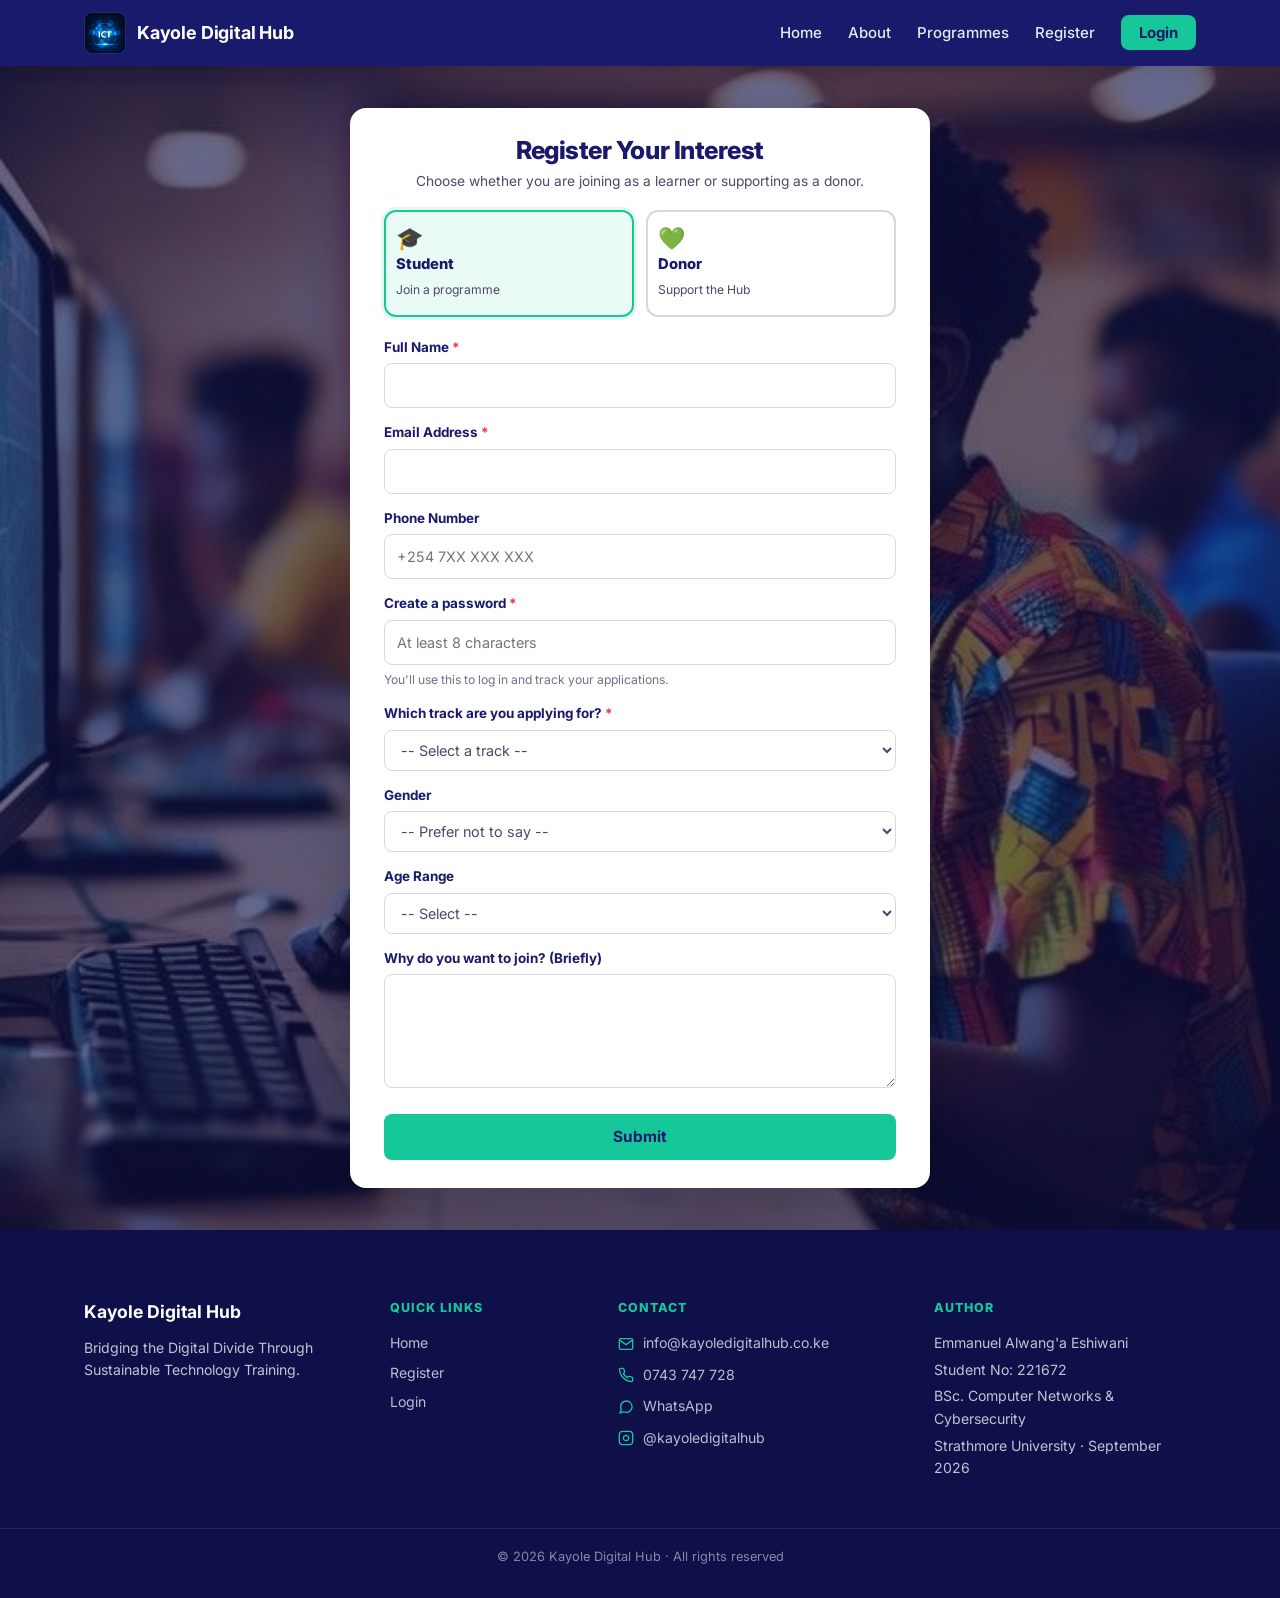
<file: register.html>
<!DOCTYPE html>
<html lang="en">
<head>
  <meta charset="UTF-8">
  <meta name="viewport" content="width=device-width, initial-scale=1.0">
  <title>Register — Kayole Digital Hub</title>
  <meta name="description" content="Register your interest in the Kayole Digital Hub programmes.">
  <link rel="icon" type="image/jpeg" href="assets/images/logo.jpeg">
  <link rel="preconnect" href="https://fonts.googleapis.com">
  <link rel="preconnect" href="https://fonts.gstatic.com" crossorigin>
  <link href="https://fonts.googleapis.com/css2?family=Inter:wght@400;500;600;700;800&display=swap" rel="stylesheet">
  <link rel="stylesheet" href="css/style.css">
  <link rel="stylesheet" href="css/form.css">
</head>
<body>

  <!-- ============ NAVIGATION ============ -->
  <nav class="navbar">
    <div class="container nav-container">
      <a href="index.html" class="logo">
        <img src="assets/images/logo.jpeg" alt="Kayole Digital Hub logo" class="logo-img">
        <span>Kayole Digital Hub</span>
      </a>
      <ul class="nav-links">
        <li><a href="index.html">Home</a></li>
        <li><a href="#about">About</a></li>
        <li><a href="#tracks">Programmes</a></li>
        <li><a href="register.html" aria-current="page">Register</a></li>
        <li><a href="login.html" class="btn-nav">Login</a></li>
      </ul>
    </div>
  </nav>

  <!-- ============ REGISTER — FLOATING FORM ============ -->
  <main class="floating-page register-page">
    <div class="floating-page-overlay"></div>

    <section class="floating-form-wrapper">
      <div class="floating-form-card">

        <h1>Register Your Interest</h1>
        <p class="form-intro">
          Choose whether you are joining as a learner or supporting as a donor.
        </p>

        <!-- ROLE SELECTOR -->
        <div class="role-selector">
          <button type="button" class="role-btn active" data-role="student">
            <span class="role-icon">🎓</span>
            <span class="role-label">Student</span>
            <span class="role-sub">Join a programme</span>
          </button>
          <button type="button" class="role-btn" data-role="donor">
            <span class="role-icon">💚</span>
            <span class="role-label">Donor</span>
            <span class="role-sub">Support the Hub</span>
          </button>
        </div>

        <form id="registrationForm" class="form">

          <!-- Common fields -->
          <div class="form-group">
            <label for="full_name">Full Name <span class="required">*</span></label>
            <input type="text" id="full_name" name="full_name" required>
          </div>

          <div class="form-group">
            <label for="email">Email Address <span class="required">*</span></label>
            <input type="email" id="email" name="email" required>
          </div>

          <div class="form-group">
            <label for="phone">Phone Number</label>
            <input type="tel" id="phone" name="phone" placeholder="+254 7XX XXX XXX">
          </div>

          <!-- ===== STUDENT FIELDS ===== -->
          <div id="studentFields">

            <div class="form-group">
              <label for="student_password">Create a password <span class="required">*</span></label>
              <input type="password" id="student_password" name="student_password" minlength="8" placeholder="At least 8 characters">
              <p class="form-help">You'll use this to log in and track your applications.</p>
            </div>

            <div class="form-group">
              <label for="track">Which track are you applying for? <span class="required">*</span></label>
              <select id="track" name="track">
                <option value="">-- Select a track --</option>
                <option value="Community Track">Community Track (Free — 4 weeks)</option>
                <option value="Pro Track">Pro Track (Paid — 6 months)</option>
              </select>
            </div>

            <div class="form-group">
              <label for="gender">Gender</label>
              <select id="gender" name="gender">
                <option value="">-- Prefer not to say --</option>
                <option value="Female">Female</option>
                <option value="Male">Male</option>
                <option value="Other">Other</option>
              </select>
            </div>

            <div class="form-group">
              <label for="age_range">Age Range</label>
              <select id="age_range" name="age_range">
                <option value="">-- Select --</option>
                <option value="Under 18">Under 18</option>
                <option value="18-24">18–24</option>
                <option value="25-34">25–34</option>
                <option value="35-44">35–44</option>
                <option value="45+">45+</option>
              </select>
            </div>

            <div class="form-group">
              <label for="motivation">Why do you want to join? (Briefly)</label>
              <textarea id="motivation" name="motivation" rows="4"></textarea>
            </div>
          </div>

          <!-- ===== DONOR FIELDS ===== -->
          <div id="donorFields" class="hidden">

            <div class="form-group">
              <label for="donor_password">Create a password <span class="required">*</span></label>
              <input type="password" id="donor_password" name="donor_password" minlength="8" placeholder="At least 8 characters">
              <p class="form-help">You'll use this to log in and track your pledges.</p>
            </div>

            <div class="form-group">
              <label for="pledge_type">How would you like to support? <span class="required">*</span></label>
              <select id="pledge_type" name="pledge_type">
                <option value="">-- Select --</option>
                <option value="One-time donation">One-time donation</option>
                <option value="Monthly support">Monthly support</option>
                <option value="Equipment sponsorship">Equipment sponsorship</option>
                <option value="Scholarship for a learner">Scholarship for a learner</option>
              </select>
            </div>

            <div class="form-group">
              <label for="amount">Estimated amount (KES)</label>
              <input type="number" id="amount" name="amount" placeholder="e.g. 50000">
            </div>

            <div class="form-group">
              <label for="description">Anything specific you'd like to support?</label>
              <textarea id="description" name="description" rows="4"></textarea>
            </div>
          </div>

          <!-- Submit -->
          <button type="submit" class="btn-primary form-submit">Submit</button>

          <!-- Status message -->
          <p id="formStatus" class="form-status"></p>

        </form>
      </div>
    </section>
  </main>

  <!-- ============ CONFIRMATION MODAL ============ -->
  <div id="confirmModal" class="modal-overlay hidden">
    <div class="modal-box">
      <h2>Confirm Your Details</h2>
      <p class="modal-sub">Please review your information before submitting.</p>

      <div id="modalSummary" class="modal-summary"></div>

      <div class="modal-actions">
        <button type="button" id="modalCancel" class="btn-secondary-modal">Go Back</button>
        <button type="button" id="modalConfirm" class="btn-primary">Confirm &amp; Submit</button>
      </div>
    </div>
  </div>

  <!-- ============ FOOTER ============ -->
  <footer class="footer">
    <div class="container footer-grid">
      <div class="footer-col">
        <p class="footer-brand">Kayole Digital Hub</p>
        <p>Bridging the Digital Divide Through Sustainable Technology Training.</p>
      </div>
      <div class="footer-col">
        <p class="footer-heading">Quick Links</p>
        <ul class="footer-links">
          <li><a href="index.html">Home</a></li>
          <li><a href="register.html">Register</a></li>
          <li><a href="login.html">Login</a></li>
        </ul>
      </div>
      <div class="footer-col">
        <p class="footer-heading">Contact</p>
        <ul class="footer-contact">
          <li><svg width="16" height="16" viewBox="0 0 24 24" fill="none" stroke="currentColor" stroke-width="2"><path d="M4 4h16c1.1 0 2 .9 2 2v12c0 1.1-.9 2-2 2H4c-1.1 0-2-.9-2-2V6c0-1.1.9-2 2-2z"/><polyline points="22,6 12,13 2,6"/></svg><a href="mailto:info@kayoledigitalhub.co.ke">info@kayoledigitalhub.co.ke</a></li>
          <li><svg width="16" height="16" viewBox="0 0 24 24" fill="none" stroke="currentColor" stroke-width="2"><path d="M22 16.92v3a2 2 0 0 1-2.18 2 19.79 19.79 0 0 1-8.63-3.07 19.5 19.5 0 0 1-6-6 19.79 19.79 0 0 1-3.07-8.67A2 2 0 0 1 4.11 2h3a2 2 0 0 1 2 1.72 12.84 12.84 0 0 0 .7 2.81 2 2 0 0 1-.45 2.11L8.09 9.91a16 16 0 0 0 6 6l1.27-1.27a2 2 0 0 1 2.11-.45 12.84 12.84 0 0 1 2.81.7A2 2 0 0 1 22 16.92z"/></svg><a href="tel:0743747728">0743 747 728</a></li>
          <li><svg width="16" height="16" viewBox="0 0 24 24" fill="none" stroke="currentColor" stroke-width="2"><path d="M21 11.5a8.38 8.38 0 0 1-.9 3.8 8.5 8.5 0 0 1-7.6 4.7 8.38 8.38 0 0 1-3.8-.9L3 21l1.9-5.7a8.38 8.38 0 0 1-.9-3.8 8.5 8.5 0 0 1 4.7-7.6 8.38 8.38 0 0 1 3.8-.9h.5a8.48 8.48 0 0 1 8 8v.5z"/></svg><a href="https://wa.me/254743747728" target="_blank" rel="noopener">WhatsApp</a></li>
          <li><svg width="16" height="16" viewBox="0 0 24 24" fill="none" stroke="currentColor" stroke-width="2"><rect x="2" y="2" width="20" height="20" rx="5" ry="5"/><path d="M16 11.37A4 4 0 1 1 12.63 8 4 4 0 0 1 16 11.37z"/><line x1="17.5" y1="6.5" x2="17.51" y2="6.5"/></svg><a href="https://instagram.com/kayoledigitalhub" target="_blank" rel="noopener">@kayoledigitalhub</a></li>
        </ul>
      </div>
      <div class="footer-col">
        <p class="footer-heading">Author</p>
        <p>Emmanuel Alwang'a Eshiwani</p>
        <p>Student No: 221672</p>
        <p>BSc. Computer Networks &amp; Cybersecurity</p>
        <p>Strathmore University · September 2026</p>
      </div>
    </div>
    <div class="footer-bottom"><p>© 2026 Kayole Digital Hub · All rights reserved</p></div>
  </footer>

  <!-- ============ SCRIPTS ============ -->
  <script src="js/supabase.min.js"></script>
  <script src="js/supabase-config.js"></script>
  <script src="js/register.js"></script>

</body>
</html>
</file>
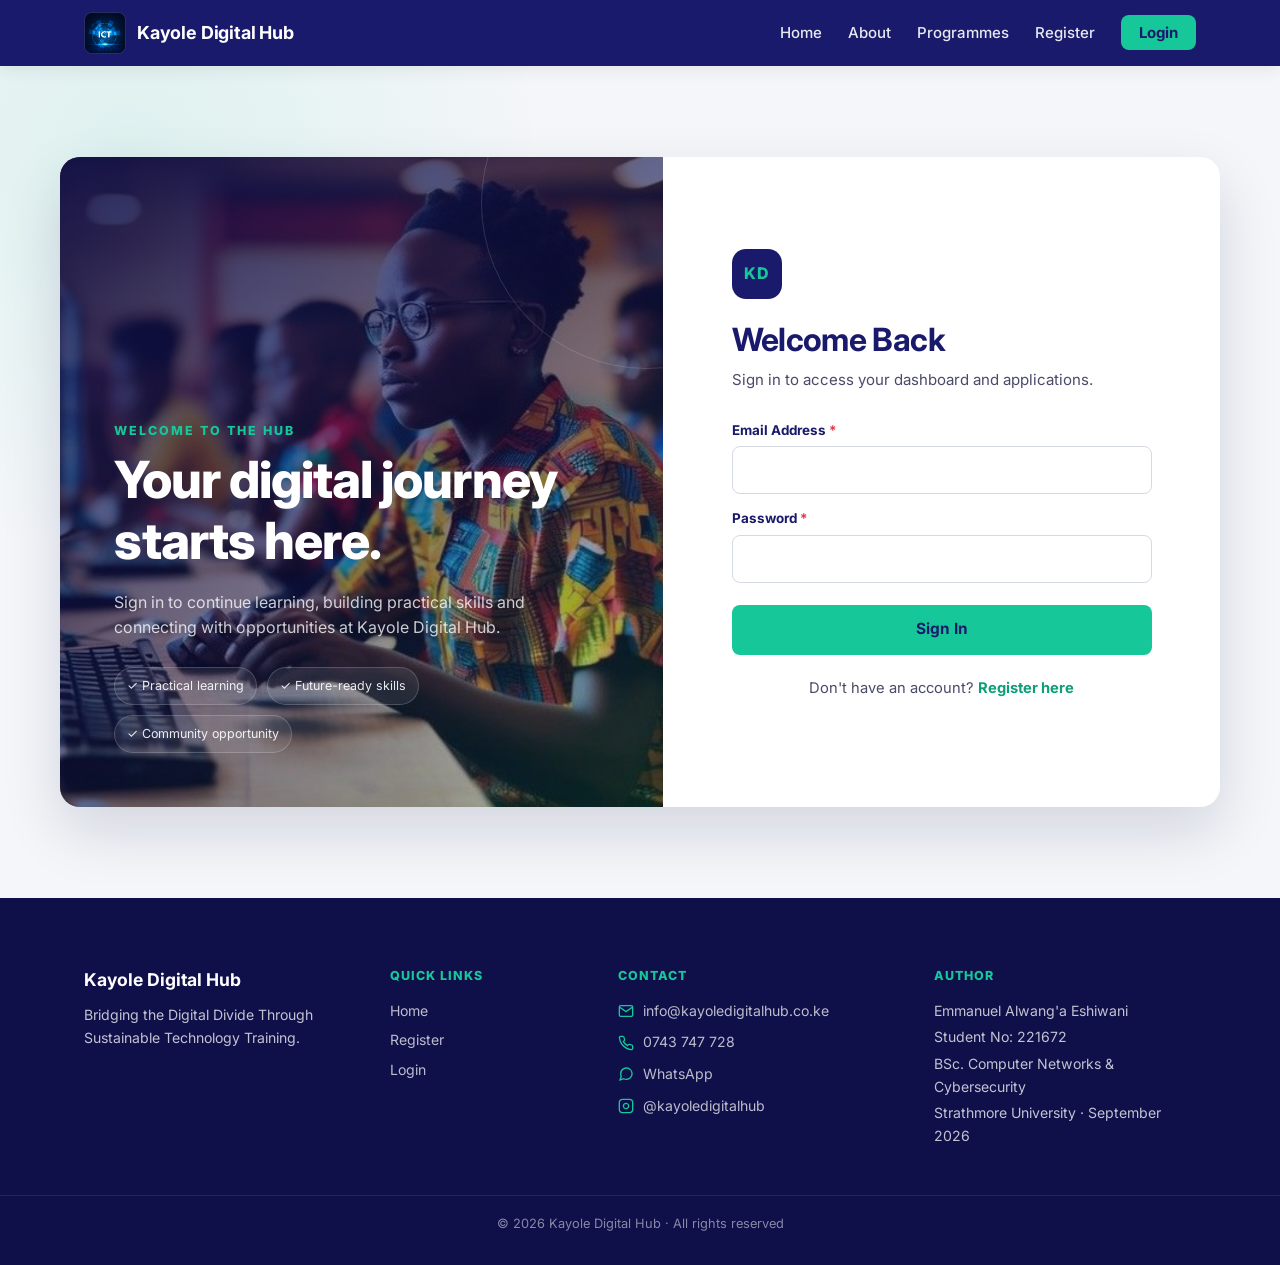
<file: student-dashboard.html>
<!DOCTYPE html>
<html lang="en">
<head>
  <meta charset="UTF-8">
  <meta name="viewport" content="width=device-width, initial-scale=1.0">
  <title>My Dashboard — Kayole Digital Hub</title>
  <meta name="description" content="Your student dashboard for the Kayole Digital Hub.">
  <link rel="icon" type="image/jpeg" href="assets/images/logo.jpeg">
  <link rel="preconnect" href="https://fonts.googleapis.com">
  <link rel="preconnect" href="https://fonts.gstatic.com" crossorigin>
  <link href="https://fonts.googleapis.com/css2?family=Inter:wght@400;500;600;700;800&display=swap" rel="stylesheet">
  <link rel="stylesheet" href="css/style.css">
  <link rel="stylesheet" href="css/admin.css">
</head>
<body>
  <nav class="navbar">
    <div class="container nav-container">
      <a href="index.html" class="logo"><img src="assets/images/logo.jpeg" alt="Kayole Digital Hub logo" class="logo-img"><span>Kayole Digital Hub</span></a>
      <ul class="nav-links"><li><a href="index.html">Home</a></li><li><a href="#" id="logoutBtn" class="btn-nav">Logout</a></li></ul>
    </div>
  </nav>

  <main class="dashboard-page">
    <div class="container dashboard-container">
      <div class="dash-header">
        <div><p class="section-kicker">Learner dashboard</p><h1>Welcome, <span id="userName">Student</span></h1><p class="dash-subtitle">Track your application, programme details and progress from one place.</p></div>
      </div>

      <div class="dash-stats">
        <div class="dash-stat"><div class="dash-stat-number" id="applicationCount">0</div><div class="dash-stat-label">My Applications</div></div>
        <div class="dash-stat"><div class="dash-stat-number" id="trackName">—</div><div class="dash-stat-label">Selected Track</div></div>
        <div class="dash-stat"><div class="dash-stat-number" id="statusText">—</div><div class="dash-stat-label">Current Status</div></div>
        <div class="dash-stat"><div class="dash-stat-number">100</div><div class="dash-stat-label">Target learners / year</div></div>
      </div>

      <section class="journey-section">
        <div class="section-heading-row"><div><h2>Your Journey</h2><p>Follow the path from application to practical learning.</p></div></div>
        <div class="journey" id="journeySteps">
          <div class="journey-step active current" data-step="1"><div class="journey-number">01</div><h3>Applied</h3><p>Your application has been submitted.</p></div>
          <div class="journey-step" data-step="2"><div class="journey-number">02</div><h3>Under Review</h3><p>The Hub team reviews your application.</p></div>
          <div class="journey-step" data-step="3"><div class="journey-number">03</div><h3>Enrolled</h3><p>Your programme place is confirmed.</p></div>
          <div class="journey-step" data-step="4"><div class="journey-number">04</div><h3>Learning</h3><p>Begin building practical digital skills.</p></div>
        </div>
      </section>

      <section class="journey-section dashboard-section-gap">
        <div class="section-heading-row"><div><h2>My Application</h2><p>Details of your submitted programme application.</p></div></div>
        <div id="applicationsList"><p class="dash-muted">Loading...</p></div>
      </section>

      <div class="student-cta">
        <h2>Support the Hub</h2>
        <p>Want to give back? Help more learners access practical digital skills by sponsoring a scholarship, supporting equipment or contributing to a programme.</p>
        <a href="register.html" class="btn-primary">Become a Donor</a>
      </div>
    </div>
  </main>

  <footer class="footer">
    <div class="container footer-grid">
      <div class="footer-col">
        <p class="footer-brand">Kayole Digital Hub</p>
        <p>Bridging the Digital Divide Through Sustainable Technology Training.</p>
      </div>
      <div class="footer-col">
        <p class="footer-heading">Quick Links</p>
        <ul class="footer-links">
          <li><a href="index.html">Home</a></li>
          <li><a href="register.html">Register</a></li>
          <li><a href="login.html">Login</a></li>
        </ul>
      </div>
      <div class="footer-col">
        <p class="footer-heading">Contact</p>
        <ul class="footer-contact">
          <li><svg width="16" height="16" viewBox="0 0 24 24" fill="none" stroke="currentColor" stroke-width="2"><path d="M4 4h16c1.1 0 2 .9 2 2v12c0 1.1-.9 2-2 2H4c-1.1 0-2-.9-2-2V6c0-1.1.9-2 2-2z"/><polyline points="22,6 12,13 2,6"/></svg><a href="mailto:info@kayoledigitalhub.co.ke">info@kayoledigitalhub.co.ke</a></li>
          <li><svg width="16" height="16" viewBox="0 0 24 24" fill="none" stroke="currentColor" stroke-width="2"><path d="M22 16.92v3a2 2 0 0 1-2.18 2 19.79 19.79 0 0 1-8.63-3.07 19.5 19.5 0 0 1-6-6 19.79 19.79 0 0 1-3.07-8.67A2 2 0 0 1 4.11 2h3a2 2 0 0 1 2 1.72 12.84 12.84 0 0 0 .7 2.81 2 2 0 0 1-.45 2.11L8.09 9.91a16 16 0 0 0 6 6l1.27-1.27a2 2 0 0 1 2.11-.45 12.84 12.84 0 0 1 2.81.7A2 2 0 0 1 22 16.92z"/></svg><a href="tel:0743747728">0743 747 728</a></li>
          <li><svg width="16" height="16" viewBox="0 0 24 24" fill="none" stroke="currentColor" stroke-width="2"><path d="M21 11.5a8.38 8.38 0 0 1-.9 3.8 8.5 8.5 0 0 1-7.6 4.7 8.38 8.38 0 0 1-3.8-.9L3 21l1.9-5.7a8.38 8.38 0 0 1-.9-3.8 8.5 8.5 0 0 1 4.7-7.6 8.38 8.38 0 0 1 3.8-.9h.5a8.48 8.48 0 0 1 8 8v.5z"/></svg><a href="https://wa.me/254743747728" target="_blank" rel="noopener">WhatsApp</a></li>
          <li><svg width="16" height="16" viewBox="0 0 24 24" fill="none" stroke="currentColor" stroke-width="2"><rect x="2" y="2" width="20" height="20" rx="5" ry="5"/><path d="M16 11.37A4 4 0 1 1 12.63 8 4 4 0 0 1 16 11.37z"/><line x1="17.5" y1="6.5" x2="17.51" y2="6.5"/></svg><a href="https://instagram.com/kayoledigitalhub" target="_blank" rel="noopener">@kayoledigitalhub</a></li>
        </ul>
      </div>
      <div class="footer-col">
        <p class="footer-heading">Author</p>
        <p>Emmanuel Alwang'a Eshiwani</p>
        <p>Student No: 221672</p>
        <p>BSc. Computer Networks &amp; Cybersecurity</p>
        <p>Strathmore University · September 2026</p>
      </div>
    </div>
    <div class="footer-bottom"><p>© 2026 Kayole Digital Hub · All rights reserved</p></div>
  </footer>
  <script src="js/supabase.min.js"></script>
  <script src="js/supabase-config.js"></script>
  <script src="js/student-dashboard.js"></script>
</body>
</html>
</file>
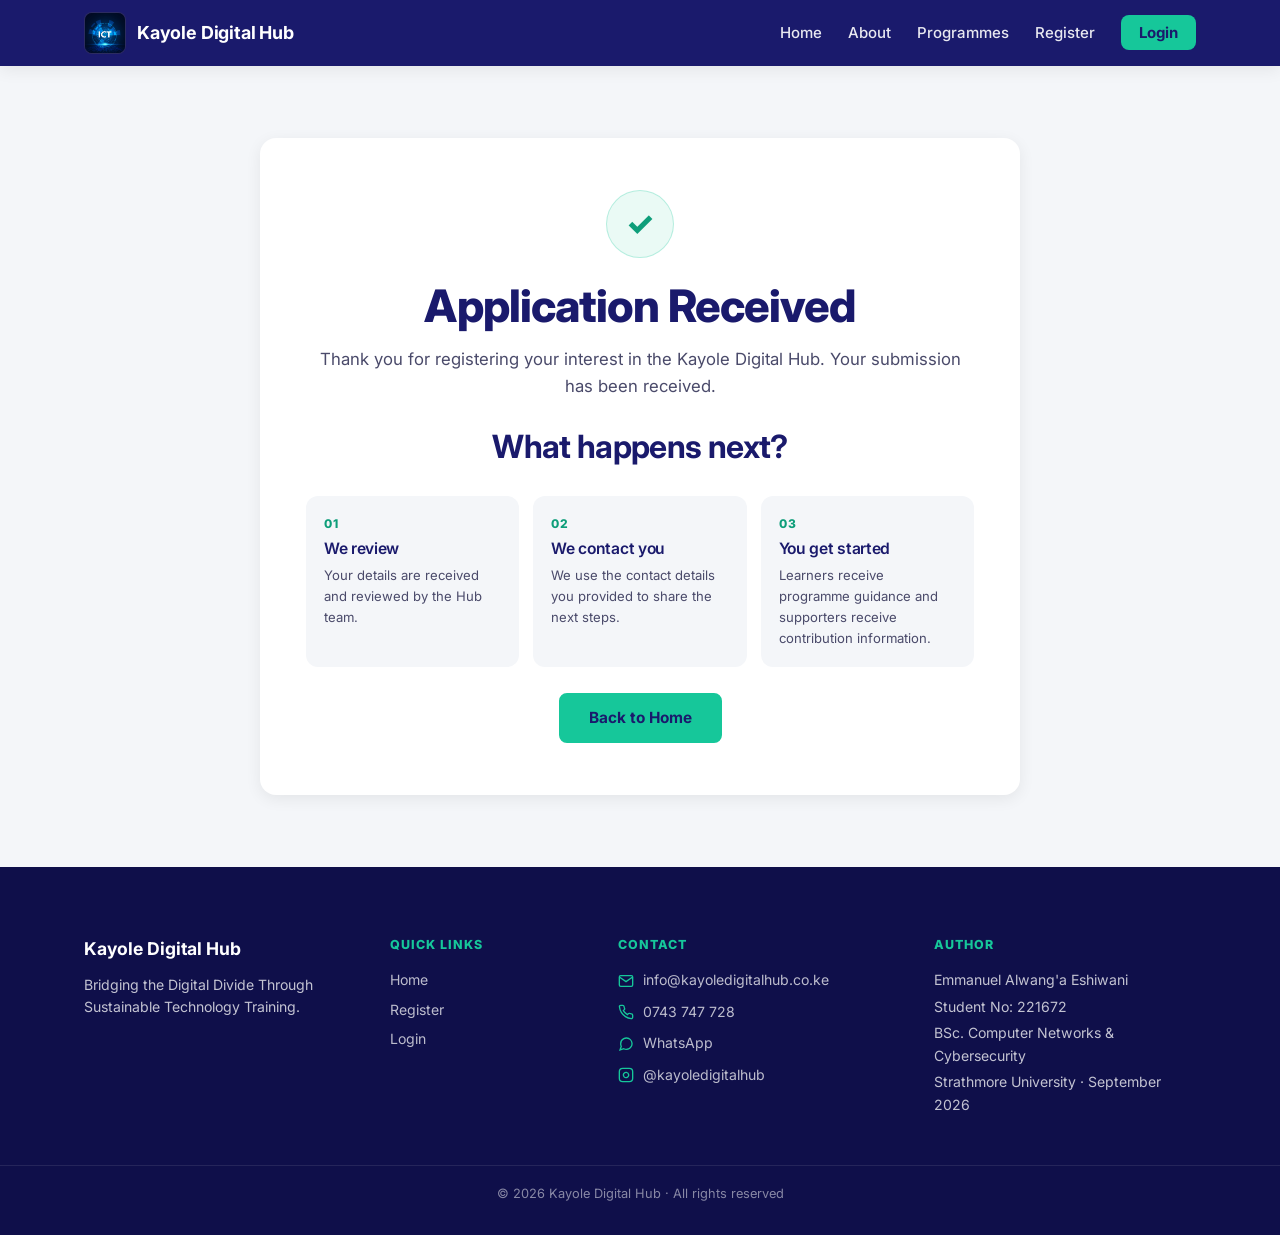
<file: thankyou.html>
<!DOCTYPE html>
<html lang="en">
<head>
  <meta charset="UTF-8">
  <meta name="viewport" content="width=device-width, initial-scale=1.0">
  <title>Thank You — Kayole Digital Hub</title>
  <meta name="description" content="Thank you for registering your interest in the Kayole Digital Hub.">
  <link rel="icon" type="image/jpeg" href="assets/images/logo.jpeg">
  <link rel="preconnect" href="https://fonts.googleapis.com">
  <link rel="preconnect" href="https://fonts.gstatic.com" crossorigin>
  <link href="https://fonts.googleapis.com/css2?family=Inter:wght@400;500;600;700;800&display=swap" rel="stylesheet">
  <link rel="stylesheet" href="css/style.css">
</head>
<body>

  <!-- ============ NAVIGATION ============ -->
  <nav class="navbar">
    <div class="container nav-container">
      <a href="index.html" class="logo">
        <img src="assets/images/logo.jpeg" alt="Kayole Digital Hub logo" class="logo-img">
        <span>Kayole Digital Hub</span>
      </a>
      <ul class="nav-links">
        <li><a href="index.html">Home</a></li>
        <li><a href="#about">About</a></li>
        <li><a href="#tracks">Programmes</a></li>
        <li><a href="register.html">Register</a></li>
        <li><a href="login.html" class="btn-nav">Login</a></li>
      </ul>
    </div>
  </nav>

  <!-- ============ THANK YOU CONTENT ============ -->
  <main class="thankyou-page">
    <div class="container thankyou-container">
      <div class="thankyou-icon">✓</div>
      <h1>Application Received</h1>
      <p class="thankyou-lead">Thank you for registering your interest in the Kayole Digital Hub. Your submission has been received.</p>
      <h2>What happens next?</h2>
      <div class="next-steps">
        <div class="next-step"><div class="next-step-number">01</div><h3>We review</h3><p>Your details are received and reviewed by the Hub team.</p></div>
        <div class="next-step"><div class="next-step-number">02</div><h3>We contact you</h3><p>We use the contact details you provided to share the next steps.</p></div>
        <div class="next-step"><div class="next-step-number">03</div><h3>You get started</h3><p>Learners receive programme guidance and supporters receive contribution information.</p></div>
      </div>
      <a href="index.html" class="btn-primary">Back to Home</a>
    </div>
  </main>

  <!-- ============ FOOTER ============ -->
  <footer class="footer">
    <div class="container footer-grid">
      <div class="footer-col">
        <p class="footer-brand">Kayole Digital Hub</p>
        <p>Bridging the Digital Divide Through Sustainable Technology Training.</p>
      </div>
      <div class="footer-col">
        <p class="footer-heading">Quick Links</p>
        <ul class="footer-links">
          <li><a href="index.html">Home</a></li>
          <li><a href="register.html">Register</a></li>
          <li><a href="login.html">Login</a></li>
        </ul>
      </div>
      <div class="footer-col">
        <p class="footer-heading">Contact</p>
        <ul class="footer-contact">
          <li><svg width="16" height="16" viewBox="0 0 24 24" fill="none" stroke="currentColor" stroke-width="2"><path d="M4 4h16c1.1 0 2 .9 2 2v12c0 1.1-.9 2-2 2H4c-1.1 0-2-.9-2-2V6c0-1.1.9-2 2-2z"/><polyline points="22,6 12,13 2,6"/></svg><a href="mailto:info@kayoledigitalhub.co.ke">info@kayoledigitalhub.co.ke</a></li>
          <li><svg width="16" height="16" viewBox="0 0 24 24" fill="none" stroke="currentColor" stroke-width="2"><path d="M22 16.92v3a2 2 0 0 1-2.18 2 19.79 19.79 0 0 1-8.63-3.07 19.5 19.5 0 0 1-6-6 19.79 19.79 0 0 1-3.07-8.67A2 2 0 0 1 4.11 2h3a2 2 0 0 1 2 1.72 12.84 12.84 0 0 0 .7 2.81 2 2 0 0 1-.45 2.11L8.09 9.91a16 16 0 0 0 6 6l1.27-1.27a2 2 0 0 1 2.11-.45 12.84 12.84 0 0 1 2.81.7A2 2 0 0 1 22 16.92z"/></svg><a href="tel:0743747728">0743 747 728</a></li>
          <li><svg width="16" height="16" viewBox="0 0 24 24" fill="none" stroke="currentColor" stroke-width="2"><path d="M21 11.5a8.38 8.38 0 0 1-.9 3.8 8.5 8.5 0 0 1-7.6 4.7 8.38 8.38 0 0 1-3.8-.9L3 21l1.9-5.7a8.38 8.38 0 0 1-.9-3.8 8.5 8.5 0 0 1 4.7-7.6 8.38 8.38 0 0 1 3.8-.9h.5a8.48 8.48 0 0 1 8 8v.5z"/></svg><a href="https://wa.me/254743747728" target="_blank" rel="noopener">WhatsApp</a></li>
          <li><svg width="16" height="16" viewBox="0 0 24 24" fill="none" stroke="currentColor" stroke-width="2"><rect x="2" y="2" width="20" height="20" rx="5" ry="5"/><path d="M16 11.37A4 4 0 1 1 12.63 8 4 4 0 0 1 16 11.37z"/><line x1="17.5" y1="6.5" x2="17.51" y2="6.5"/></svg><a href="https://instagram.com/kayoledigitalhub" target="_blank" rel="noopener">@kayoledigitalhub</a></li>
        </ul>
      </div>
      <div class="footer-col">
        <p class="footer-heading">Author</p>
        <p>Emmanuel Alwang'a Eshiwani</p>
        <p>Student No: 221672</p>
        <p>BSc. Computer Networks &amp; Cybersecurity</p>
        <p>Strathmore University · September 2026</p>
      </div>
    </div>
    <div class="footer-bottom"><p>© 2026 Kayole Digital Hub · All rights reserved</p></div>
  </footer>

</body>
</html>
</file>
<file: css/style.css>
/* ============================================
   KAYOLE DIGITAL HUB — Main Stylesheet
   Unified visual system for public pages
   ============================================ */

:root {
  --navy: #1a1a6c;
  --navy-deep: #0f0f4a;
  --teal: #16c79a;
  --teal-dark: #0e9e7a;
  --white: #ffffff;
  --grey-light: #f4f6f9;
  --grey-mid: #e5e7eb;
  --grey-text: #4a4a6a;
  --grey-muted: #6f7188;
  --success-bg: #eafaf5;
  --danger: #e63946;
  --shadow-sm: 0 2px 8px rgba(0, 0, 0, 0.05);
  --shadow: 0 4px 16px rgba(0, 0, 0, 0.07);
  --shadow-lg: 0 14px 34px rgba(0, 0, 0, 0.11);
  --radius-sm: 8px;
  --radius: 12px;
  --radius-lg: 16px;
}

* { margin: 0; padding: 0; box-sizing: border-box; }
html { scroll-behavior: smooth; }
body {
  font-family: 'Inter', 'Segoe UI', system-ui, sans-serif;
  font-size: 16px;
  line-height: 1.6;
  color: var(--grey-text);
  background: var(--white);
  -webkit-font-smoothing: antialiased;
}

.container { max-width: 1160px; margin: 0 auto; padding: 0 24px; }
.dashboard-container { max-width: 1200px; }

h1, h2, h3 { color: var(--navy); line-height: 1.2; margin-bottom: .5em; letter-spacing: -.02em; }
h1 { font-size: 2.8rem; font-weight: 800; }
h2 { font-size: 2rem; font-weight: 700; }
h3 { font-size: 1.25rem; font-weight: 600; }
p { margin-bottom: 1em; }
a { color: var(--teal-dark); text-decoration: none; transition: color .2s; }
a:hover { color: var(--teal); }
button, input, select, textarea { font: inherit; }

/* ---------- NAVIGATION ---------- */
.navbar {
  background: var(--navy);
  padding: 12px 0;
  position: sticky;
  top: 0;
  z-index: 100;
  box-shadow: var(--shadow);
}
.nav-container { display: flex; justify-content: space-between; align-items: center; gap: 24px; }
.logo { display: flex; align-items: center; gap: 11px; color: var(--white); font-size: 1.12rem; font-weight: 700; letter-spacing: -.01em; }
.logo:hover { color: var(--white); }
.logo-img {
  width: 42px;
  height: 42px;
  object-fit: cover;
  object-position: center;
  border-radius: var(--radius-sm);
  background: var(--navy-deep);
  border: 1px solid rgba(255,255,255,.12);
}
.nav-links { list-style: none; display: flex; align-items: center; gap: 26px; }
.nav-links a { color: rgba(255,255,255,.9); font-weight: 500; font-size: .94rem; }
.nav-links a:hover, .nav-links a.active { color: var(--teal); }
.btn-nav {
  background: var(--teal);
  color: var(--navy) !important;
  padding: 8px 18px;
  border-radius: var(--radius-sm);
  font-weight: 700 !important;
}
.btn-nav:hover { background: #23d6a8; color: var(--navy) !important; }

/* ---------- HERO ---------- */
.hero { position: relative; min-height: 560px; display: flex; align-items: center; color: var(--white); text-align: center; overflow: hidden; background: var(--navy-deep); }
.hero-slides { position: absolute; inset: 0; z-index: 0; }
.hero-slide { position: absolute; inset: 0; background-size: cover; background-position: center; background-repeat: no-repeat; opacity: 0; transition: opacity 1.5s ease-in-out; }
.hero-slide.active { opacity: 1; }
.hero-overlay { position: absolute; inset: 0; background: linear-gradient(135deg, rgba(15,15,74,.52), rgba(15,15,74,.28)); z-index: 1; }
.hero-content { position: relative; z-index: 2; padding-top: 64px; padding-bottom: 64px; }
.hero h1 { color: var(--white); font-size: 3.4rem; margin-bottom: 18px; letter-spacing: -.04em; }
.tagline { color: var(--teal); font-weight: 800; letter-spacing: 5px; font-size: .82rem; margin-bottom: 18px; text-transform: uppercase; }
.hero-sub { color: rgba(255,255,255,.92); font-size: 1.08rem; max-width: 680px; margin: 0 auto 34px; line-height: 1.65; }
.hero-actions { display: flex; gap: 14px; justify-content: center; flex-wrap: wrap; }

/* ---------- BUTTONS ---------- */
.btn-primary, .btn-secondary {
  display: inline-flex; align-items: center; justify-content: center;
  min-height: 46px; padding: 11px 28px; border-radius: var(--radius-sm);
  font-weight: 700; font-size: .96rem; transition: background .2s, transform .15s, color .2s, border-color .2s;
  cursor: pointer; text-decoration: none;
}
.btn-primary { background: var(--teal); color: var(--navy); border: 2px solid var(--teal); }
.btn-primary:hover { background: var(--teal-dark); border-color: var(--teal-dark); color: var(--white); transform: translateY(-2px); }
.btn-secondary { background: transparent; color: var(--white); border: 2px solid rgba(255,255,255,.45); }
.btn-secondary:hover { border-color: var(--teal); color: var(--teal); transform: translateY(-2px); }

/* ---------- SECTION COMMON ---------- */
.about, .tracks, .ai-section, .how-section { padding: 84px 0; }
.section-kicker { color: var(--teal-dark); font-size: .78rem; font-weight: 800; letter-spacing: 2px; text-transform: uppercase; margin-bottom: 8px; }
.section-intro { font-size: 1.02rem; max-width: 650px; margin-bottom: 0; }

/* ---------- ABOUT ---------- */
.about-layout { display: grid; grid-template-columns: 1fr 1fr; gap: 58px; align-items: center; margin-top: 38px; }
.about-image img { width: 100%; height: auto; border-radius: var(--radius); box-shadow: var(--shadow-lg); display: block; }
.about-text .lead { font-size: 1.08rem; margin-bottom: 28px; }
.about-grid { display: grid; grid-template-columns: 1fr 1fr; gap: 16px; }
.about-item { padding: 19px; background: var(--grey-light); border-radius: var(--radius); border-left: 4px solid var(--teal); }
.about-item h3 { margin-bottom: 7px; font-size: 1rem; }
.about-item p { font-size: .88rem; margin-bottom: 0; }

/* ---------- IMPACT ---------- */
.impact { background: var(--grey-light); padding: 84px 0; }
.impact-heading { display: flex; align-items: end; justify-content: space-between; gap: 24px; }
.impact-note { max-width: 410px; font-size: .88rem; color: var(--grey-muted); margin: 0; }
.stats-grid { display: grid; grid-template-columns: repeat(4, 1fr); gap: 20px; margin-top: 40px; }
.stat { background: var(--white); padding: 30px 18px; border-radius: var(--radius); text-align: center; box-shadow: var(--shadow-sm); border-top: 4px solid var(--teal); }
.stat-number { font-size: 2.55rem; font-weight: 800; color: var(--navy); line-height: 1; margin-bottom: 9px; letter-spacing: -.03em; }
.stat-label { color: var(--grey-text); font-size: .9rem; font-weight: 600; }
.stat-note { color: var(--grey-muted); font-size: .76rem; margin-top: 5px; margin-bottom: 0; }

/* ---------- HOW IT WORKS ---------- */
.how-section { background: var(--white); }
.process-grid { display: grid; grid-template-columns: repeat(4, 1fr); gap: 18px; margin-top: 42px; }
.process-step { position: relative; padding: 24px 20px; background: var(--grey-light); border: 1px solid #e9ebf1; border-radius: var(--radius); }
.process-number { color: var(--teal-dark); font-size: .78rem; font-weight: 800; letter-spacing: 1px; margin-bottom: 12px; }
.process-step h3 { font-size: 1.08rem; margin-bottom: 8px; }
.process-step p { font-size: .88rem; margin-bottom: 0; }

/* ---------- TRACKS ---------- */
.tracks { background: var(--white); }
.tracks-grid { display: grid; grid-template-columns: repeat(2, 1fr); gap: 28px; margin-top: 40px; }
.track-card { background: var(--white); border: 1px solid #e7e9ef; border-radius: var(--radius-lg); box-shadow: var(--shadow-sm); overflow: hidden; transition: transform .2s, box-shadow .2s; display: flex; flex-direction: column; }
.track-card:hover { transform: translateY(-3px); box-shadow: var(--shadow-lg); }
.track-image { width: 100%; height: 220px; overflow: hidden; }
.track-image img { width: 100%; height: 100%; object-fit: cover; display: block; transition: transform .4s; }
.track-card:hover .track-image img { transform: scale(1.04); }
.track-body { padding: 28px; flex: 1; }
.track-card h3 { font-size: 1.28rem; margin-bottom: 8px; }
.track-meta { color: var(--teal-dark); font-size: .78rem; font-weight: 800; margin-bottom: 14px; text-transform: uppercase; letter-spacing: .5px; }
.track-body > p:last-child { margin-bottom: 0; font-size: .92rem; }

/* ---------- AI & ROBOTICS ---------- */
.ai-section { background: linear-gradient(135deg, var(--navy) 0%, var(--navy-deep) 100%); color: rgba(255,255,255,.84); }
.ai-section h2 { color: var(--white); }
.ai-section .section-intro { color: rgba(255,255,255,.78); }
.ai-grid { display: grid; grid-template-columns: repeat(4, 1fr); gap: 16px; margin-top: 36px; }
.ai-card { padding: 24px 20px; background: rgba(255,255,255,.07); border: 1px solid rgba(255,255,255,.1); border-radius: var(--radius); }
.ai-icon { width: 38px; height: 38px; display: grid; place-items: center; border-radius: 10px; background: rgba(22,199,154,.14); color: var(--teal); font-weight: 800; margin-bottom: 16px; }
.ai-card h3 { color: var(--white); font-size: 1.05rem; }
.ai-card p { font-size: .86rem; margin-bottom: 0; color: rgba(255,255,255,.72); }

/* ---------- CTA ---------- */
.cta { background: var(--grey-light); padding: 78px 0; text-align: center; }
.cta-panel { background: linear-gradient(135deg, var(--navy) 0%, var(--navy-deep) 100%); border-radius: var(--radius-lg); padding: 58px 24px; box-shadow: var(--shadow-lg); }
.cta h2 { color: var(--white); font-size: 2rem; margin-bottom: 10px; }
.cta p { color: rgba(255,255,255,.82); font-size: 1rem; margin-bottom: 26px; }

/* ---------- FOOTER ---------- */
.footer { background: var(--navy-deep); color: rgba(255,255,255,.75); padding: 64px 0 0; font-size: .88rem; }
.footer-grid { display: grid; grid-template-columns: 1.4fr 1fr 1.45fr 1.35fr; gap: 34px; padding-bottom: 44px; }
.footer-col p { margin: 4px 0; }
.footer-brand { color: var(--white) !important; font-weight: 700; font-size: 1.1rem; margin-bottom: 10px !important; }
.footer-heading { color: var(--teal); font-weight: 800; font-size: .78rem; text-transform: uppercase; letter-spacing: 1px; margin-bottom: 14px !important; }
.footer-links, .footer-contact { list-style: none; padding: 0; }
.footer-links li { margin-bottom: 7px; }
.footer-links a, .footer-contact a { color: rgba(255,255,255,.72); }
.footer-links a:hover, .footer-contact a:hover { color: var(--teal); }
.footer-contact li { display: flex; align-items: center; gap: 9px; margin-bottom: 9px; }
.footer-contact svg { color: var(--teal); flex-shrink: 0; }
.footer-bottom { border-top: 1px solid rgba(255,255,255,.09); padding: 18px 0; text-align: center; font-size: .8rem; color: rgba(255,255,255,.5); }

/* ---------- THANK YOU ---------- */
.thankyou-page { min-height: calc(100vh - 150px); display: flex; align-items: center; padding: 72px 0; background: var(--grey-light); }
.thankyou-container { max-width: 760px; text-align: center; background: var(--white); padding: 52px 46px; border-radius: var(--radius-lg); box-shadow: var(--shadow); }
.thankyou-icon { width: 68px; height: 68px; border-radius: 50%; background: var(--success-bg); color: var(--teal-dark); font-size: 32px; font-weight: 800; display: grid; place-items: center; margin: 0 auto 22px; border: 1px solid rgba(22,199,154,.25); }
.thankyou-container h1 { margin-bottom: 12px; }
.thankyou-lead { font-size: 1.05rem; margin-bottom: 28px; }
.next-steps { display: grid; grid-template-columns: repeat(3, 1fr); gap: 14px; text-align: left; margin: 30px 0 26px; }
.next-step { padding: 18px; background: var(--grey-light); border-radius: var(--radius); }
.next-step-number { color: var(--teal-dark); font-weight: 800; font-size: .75rem; letter-spacing: 1px; margin-bottom: 7px; }
.next-step h3 { font-size: .98rem; margin-bottom: 6px; }
.next-step p { font-size: .82rem; margin-bottom: 0; }

/* ---------- RESPONSIVE ---------- */
@media (max-width: 980px) {
  .about-layout { grid-template-columns: 1fr; gap: 36px; }
  .process-grid, .ai-grid { grid-template-columns: repeat(2, 1fr); }
  .footer-grid { grid-template-columns: repeat(2, 1fr); }
}
@media (max-width: 760px) {
  .container { padding: 0 18px; }
  .nav-container { flex-wrap: wrap; }
  .nav-links { width: 100%; justify-content: center; gap: 16px; flex-wrap: wrap; padding-top: 4px; }
  .hero { min-height: 500px; }
  .hero h1 { font-size: 2.35rem; }
  .hero-sub { font-size: 1rem; }
  .stats-grid { grid-template-columns: repeat(2, 1fr); }
  .tracks-grid { grid-template-columns: 1fr; }
  .impact-heading { display: block; }
  .impact-note { margin-top: 10px; }
  .next-steps { grid-template-columns: 1fr; }
}
@media (max-width: 560px) {
  h2 { font-size: 1.65rem; }
  .hero { min-height: 470px; }
  .hero-content { padding-top: 44px; padding-bottom: 44px; }
  .hero h1 { font-size: 2rem; }
  .tagline { letter-spacing: 3px; font-size: .72rem; }
  .hero-actions .btn-primary, .hero-actions .btn-secondary { width: 100%; }
  .about, .tracks, .ai-section, .how-section, .impact { padding: 64px 0; }
  .about-grid, .process-grid, .ai-grid, .footer-grid { grid-template-columns: 1fr; }
  .stats-grid { grid-template-columns: 1fr 1fr; gap: 12px; }
  .stat { padding: 24px 12px; }
  .stat-number { font-size: 2.1rem; }
  .track-image { height: 190px; }
  .footer { padding-top: 48px; }
  .thankyou-container { padding: 38px 22px; }
}
</file>
<file: css/enhancements.css>
/* ============================================
   KAYOLE DIGITAL HUB — Visual Enhancements
   Motion, richer sections and login experience
   ============================================ */

/* ---------- SCROLL REVEAL ---------- */
.reveal-item {
  opacity: 0;
  transform: translateY(22px);
  transition: opacity .7s ease, transform .7s cubic-bezier(.22,.61,.36,1);
}
.reveal-item.is-visible { opacity: 1; transform: translateY(0); }
.reveal-group .reveal-item:nth-child(2) { transition-delay: .08s; }
.reveal-group .reveal-item:nth-child(3) { transition-delay: .16s; }
.reveal-group .reveal-item:nth-child(4) { transition-delay: .24s; }


/* ---------- ABOUT MEDIA + VIDEO ---------- */
.about-media-column { display: grid; gap: 18px; }
.about-image { position: relative; overflow: hidden; border-radius: var(--radius-lg); box-shadow: var(--shadow-lg); }
.about-image img { transition: transform .7s ease; }
.about-image:hover img { transform: scale(1.035); }
.about-image-caption { position: absolute; left: 18px; right: 18px; bottom: 16px; z-index: 2; display: inline-flex; align-items: center; width: fit-content; gap: 8px; padding: 8px 12px; border-radius: 999px; background: rgba(15,15,74,.72); color: rgba(255,255,255,.92); backdrop-filter: blur(8px); font-size: .76rem; font-weight: 700; }
.about-caption-dot { width: 8px; height: 8px; border-radius: 50%; background: var(--teal); box-shadow: 0 0 0 4px rgba(22,199,154,.14); }
.about-video { padding: 18px; background: var(--navy); border-radius: var(--radius-lg); box-shadow: 0 18px 38px rgba(15,15,74,.14); color: var(--white); }
.about-video-heading { display: flex; align-items: center; justify-content: space-between; gap: 16px; margin-bottom: 14px; }
.about-video-kicker { display: block; color: var(--teal); font-size: .7rem; font-weight: 800; letter-spacing: 1.5px; text-transform: uppercase; margin-bottom: 5px; }
.about-video-heading h3 { color: var(--white); font-size: 1rem; margin: 0; }
.about-play-badge { width: 34px; height: 34px; flex: 0 0 34px; display: grid; place-items: center; border-radius: 50%; background: rgba(22,199,154,.14); color: var(--teal); font-size: .78rem; }
.about-video-frame { position: relative; width: 100%; aspect-ratio: 16 / 9; overflow: hidden; border-radius: 10px; background: #08082d; }
.about-video-frame iframe { width: 100%; height: 100%; display: block; border: 0; }
.about-item { display: flex; gap: 13px; align-items: flex-start; transition: transform .25s ease, box-shadow .25s ease, border-color .25s ease; }
.about-item:hover { transform: translateY(-4px); box-shadow: 0 12px 24px rgba(15,15,74,.07); border-color: rgba(22,199,154,.45); }
.about-item-icon { flex: 0 0 32px; height: 32px; display: grid; place-items: center; border-radius: 9px; background: var(--navy); color: var(--teal); font-size: .67rem; font-weight: 800; }

/* ---------- IMPACT CARDS ---------- */
.impact { position: relative; overflow: hidden; }
.impact::before {
  content: '';
  position: absolute;
  width: 360px;
  height: 360px;
  right: -180px;
  top: -180px;
  border-radius: 50%;
  background: rgba(22,199,154,.08);
  pointer-events: none;
}
.stat { position: relative; overflow: hidden; transition: transform .28s ease, box-shadow .28s ease; }
.stat::after {
  content: '';
  position: absolute;
  inset: 0;
  background: linear-gradient(120deg, transparent 30%, rgba(22,199,154,.08), transparent 70%);
  transform: translateX(-120%);
  transition: transform .6s ease;
}
.stat:hover { transform: translateY(-7px); box-shadow: 0 16px 30px rgba(15,15,74,.12); }
.stat:hover::after { transform: translateX(120%); }
.stat-icon {
  width: 42px;
  height: 42px;
  margin: 0 auto 15px;
  display: grid;
  place-items: center;
  border-radius: 12px;
  background: #eafaf5;
  color: var(--teal-dark);
  font-size: 1.35rem;
  font-weight: 800;
}
.stat-number { min-width: 88px; }

/* ---------- PROCESS JOURNEY ---------- */
.how-section { position: relative; }
.how-section .section-intro { max-width: 720px; }
.process-grid { position: relative; }
.process-grid::before {
  content: '';
  position: absolute;
  top: 44px;
  left: 8%;
  right: 8%;
  height: 2px;
  background: linear-gradient(90deg, var(--teal), rgba(22,199,154,.12));
}
.process-step {
  z-index: 1;
  min-height: 220px;
  transition: transform .28s ease, border-color .28s ease, box-shadow .28s ease;
}
.process-step:hover { transform: translateY(-7px); border-color: rgba(22,199,154,.55); box-shadow: 0 14px 30px rgba(15,15,74,.08); }
.process-number {
  position: relative;
  z-index: 2;
  display: inline-flex;
  align-items: center;
  justify-content: center;
  min-width: 50px;
  height: 28px;
  padding: 0 10px;
  border-radius: 999px;
  background: var(--white);
  border: 1px solid rgba(22,199,154,.35);
}
.process-marker {
  width: 48px;
  height: 48px;
  display: grid;
  place-items: center;
  border-radius: 50%;
  margin: 8px 0 18px;
  background: var(--navy);
  color: var(--teal);
  font-weight: 800;
  font-size: 1.2rem;
  box-shadow: 0 8px 20px rgba(15,15,74,.14);
}

/* ---------- TRACKS ---------- */
.track-card { transition: transform .32s ease, box-shadow .32s ease; }
.track-card:hover { transform: translateY(-7px); }
.track-card:hover .track-image img { transform: scale(1.07); }

/* ---------- AI & ROBOTICS FEATURE ---------- */
.ai-section { position: relative; overflow: hidden; }
.ai-section::before,
.ai-section::after {
  content: '';
  position: absolute;
  border: 1px solid rgba(22,199,154,.14);
  border-radius: 50%;
  pointer-events: none;
}
.ai-section::before { width: 420px; height: 420px; right: -230px; top: -170px; }
.ai-section::after { width: 260px; height: 260px; left: -170px; bottom: -120px; }
.ai-heading { display: flex; align-items: end; justify-content: space-between; gap: 36px; position: relative; z-index: 1; }
.ai-heading .section-intro { max-width: 560px; }
.ai-feature { display: grid; grid-template-columns: 1.08fr .92fr; gap: 28px; margin-top: 38px; position: relative; z-index: 1; }
.ai-visual {
  position: relative;
  min-height: 420px;
  border-radius: var(--radius-lg);
  overflow: hidden;
  box-shadow: 0 22px 50px rgba(0,0,0,.2);
  border: 1px solid rgba(255,255,255,.12);
}
.ai-visual img { width: 100%; height: 100%; min-height: 420px; object-fit: cover; display: block; transition: transform .7s ease; }
.ai-visual:hover img { transform: scale(1.035); }
.ai-visual::after { content: ''; position: absolute; inset: 0; background: linear-gradient(180deg, transparent 45%, rgba(7,7,40,.8)); pointer-events: none; }
.ai-visual-overlay { position: absolute; z-index: 2; left: 22px; right: 22px; bottom: 20px; color: rgba(255,255,255,.9); font-size: .84rem; font-weight: 700; }
.ai-live-dot { display: inline-block; width: 9px; height: 9px; margin-right: 7px; border-radius: 50%; background: var(--teal); box-shadow: 0 0 0 5px rgba(22,199,154,.12); animation: pulseDot 1.8s infinite; }
.ai-grid { display: grid; grid-template-columns: repeat(2, 1fr); gap: 16px; margin-top: 0; }
.ai-card { transition: transform .28s ease, background .28s ease, border-color .28s ease; }
.ai-card:hover { transform: translateY(-6px); background: rgba(255,255,255,.11); border-color: rgba(22,199,154,.4); }
.ai-icon { transition: transform .25s ease; }
.ai-card:hover .ai-icon { transform: rotate(-5deg) scale(1.08); }
@keyframes pulseDot { 0%,100% { box-shadow: 0 0 0 0 rgba(22,199,154,.25); } 50% { box-shadow: 0 0 0 7px rgba(22,199,154,0); } }

/* ---------- CTA ---------- */
.cta-panel { position: relative; overflow: hidden; }
.cta-panel::before {
  content: '';
  position: absolute;
  width: 230px;
  height: 230px;
  border: 1px solid rgba(22,199,154,.22);
  border-radius: 50%;
  right: -110px;
  top: -110px;
}
.cta-panel > * { position: relative; z-index: 1; }

/* ---------- LOGIN EXPERIENCE ---------- */
.login-page {
  min-height: calc(100vh - 68px);
  padding: 54px 24px;
  background:
    radial-gradient(circle at 10% 10%, rgba(22,199,154,.1), transparent 30%),
    var(--grey-light);
  display: flex;
  align-items: center;
}
.login-shell {
  width: min(1160px, 100%);
  min-height: 650px;
  margin: 0 auto;
  display: grid;
  grid-template-columns: 1.04fr .96fr;
  background: var(--white);
  border-radius: 20px;
  overflow: hidden;
  box-shadow: 0 24px 60px rgba(15,15,74,.14);
}
.login-visual {
  position: relative;
  min-height: 650px;
  display: flex;
  align-items: flex-end;
  background-image: url('../assets/images/register.jpg');
  background-size: cover;
  background-position: center;
  overflow: hidden;
}
.login-visual::before {
  content: '';
  position: absolute;
  inset: 0;
  background: linear-gradient(145deg, rgba(15,15,74,.9), rgba(15,15,74,.52) 55%, rgba(14,158,122,.2));
}
.login-visual::after {
  content: '';
  position: absolute;
  width: 330px;
  height: 330px;
  border: 1px solid rgba(255,255,255,.14);
  border-radius: 50%;
  right: -150px;
  top: -120px;
}
.login-visual-content { position: relative; z-index: 2; padding: 54px; max-width: 570px; color: rgba(255,255,255,.84); }
.login-visual-content .section-kicker { color: var(--teal); }
.login-visual-content h1 { color: var(--white); font-size: clamp(2.2rem, 4vw, 3.5rem); max-width: 520px; margin-bottom: 18px; }
.login-visual-content p:not(.section-kicker) { max-width: 500px; color: rgba(255,255,255,.78); font-size: 1rem; }
.login-visual-points { display: flex; flex-wrap: wrap; gap: 10px; margin-top: 26px; }
.login-visual-points span { padding: 8px 12px; border: 1px solid rgba(255,255,255,.18); border-radius: 999px; background: rgba(255,255,255,.08); color: rgba(255,255,255,.9); font-size: .78rem; }
.login-panel { display: flex; align-items: center; justify-content: center; padding: 54px; }
.login-panel-inner { width: min(420px, 100%); }
.login-mark {
  width: 50px;
  height: 50px;
  display: grid;
  place-items: center;
  border-radius: 14px;
  background: var(--navy);
  color: var(--teal);
  font-weight: 800;
  letter-spacing: .04em;
  margin-bottom: 22px;
}
.login-panel h2 { font-size: 2rem; margin-bottom: 8px; }
.login-panel .form-intro { text-align: left; margin-bottom: 28px; }
.login-panel .form-group input { min-height: 48px; }
.login-panel .form-submit { min-height: 50px; margin-top: 8px; }

@media (max-width: 980px) {
  .ai-heading { display: block; }
  .ai-heading .section-intro { margin-top: 12px; }
  .ai-feature { grid-template-columns: 1fr; }
  .ai-visual, .ai-visual img { min-height: 340px; }
  .login-shell { grid-template-columns: 1fr; max-width: 700px; }
  .login-visual { min-height: 360px; }
  .login-visual-content { padding: 42px; }
  .login-panel { padding: 42px; }
}

@media (max-width: 760px) {
  .process-grid::before { display: none; }
  .process-step { min-height: 0; }
  .ai-grid { grid-template-columns: 1fr 1fr; }
}

@media (max-width: 560px) {
  .login-page { padding: 24px 14px; }
  .login-shell { border-radius: 16px; }
  .login-visual { min-height: 330px; }
  .login-visual-content { padding: 30px 24px; }
  .login-visual-content h1 { font-size: 2rem; }
  .login-panel { padding: 32px 24px; }
  .ai-grid { grid-template-columns: 1fr; }
}

@media (prefers-reduced-motion: reduce) {
  html { scroll-behavior: auto; }
  .reveal-item { opacity: 1; transform: none; transition: none; }
  *, *::before, *::after { animation-duration: .01ms !important; animation-iteration-count: 1 !important; transition-duration: .01ms !important; }
}

/* ---------- ABOUT SHOWCASE REVAMP ---------- */
.about-showcase { position: relative; overflow: hidden; }
.about-showcase::before {
  content: '';
  position: absolute;
  width: 520px;
  height: 520px;
  left: -360px;
  top: 80px;
  border-radius: 50%;
  border: 1px solid rgba(22,199,154,.12);
  pointer-events: none;
}
.about-heading {
  display: flex;
  align-items: end;
  justify-content: space-between;
  gap: 36px;
  margin-bottom: 34px;
}
.about-heading-note { max-width: 430px; margin: 0; color: var(--grey-muted); }
.about-showcase-grid {
  display: grid;
  grid-template-columns: minmax(0, 1.08fr) minmax(420px, .92fr);
  gap: 34px;
  align-items: stretch;
}
.about-video-card {
  padding: 20px;
  background: linear-gradient(145deg, var(--navy), var(--navy-deep));
  border-radius: 20px;
  box-shadow: 0 22px 48px rgba(15,15,74,.16);
  color: var(--white);
  min-width: 0;
}
.about-video-frame {
  position: relative;
  width: 100%;
  aspect-ratio: 16 / 9;
  overflow: hidden;
  border-radius: 13px;
  background: #070722;
  border: 1px solid rgba(255,255,255,.12);
}
.hub-video {
  width: 100%;
  height: 100%;
  display: block;
  object-fit: cover;
  object-position: center;
  background: #070722;
}
.video-live-badge {
  position: absolute;
  top: 14px;
  left: 14px;
  display: inline-flex;
  align-items: center;
  gap: 7px;
  padding: 7px 10px;
  border-radius: 999px;
  background: rgba(7,7,34,.72);
  border: 1px solid rgba(255,255,255,.14);
  color: rgba(255,255,255,.9);
  font-size: .7rem;
  font-weight: 800;
  backdrop-filter: blur(8px);
}
.video-live-badge span {
  width: 7px;
  height: 7px;
  border-radius: 50%;
  background: var(--teal);
  box-shadow: 0 0 0 4px rgba(22,199,154,.12);
  animation: pulseDot 1.8s infinite;
}
.video-caption {
  display: flex;
  align-items: baseline;
  justify-content: space-between;
  gap: 18px;
  margin-top: 12px;
  color: rgba(255,255,255,.78);
}
.video-caption span { font-size: .8rem; font-weight: 800; color: var(--teal); text-transform: uppercase; letter-spacing: 1px; }
.video-caption small { font-size: .72rem; color: rgba(255,255,255,.55); }
.about-content-panel { min-width: 0; }
.about-content-panel .lead { font-size: 1.08rem; line-height: 1.7; margin: 2px 0 24px; max-width: 690px; }
.about-feature-list { display: grid; gap: 11px; }
.about-feature {
  position: relative;
  width: 100%;
  display: grid;
  grid-template-columns: 44px 1fr 26px;
  gap: 14px;
  align-items: center;
  padding: 17px 18px;
  text-align: left;
  border: 1px solid #e7e9ef;
  border-left: 4px solid transparent;
  border-radius: 14px;
  background: var(--grey-light);
  color: var(--navy);
  cursor: pointer;
  overflow: hidden;
  transition: background .5s ease, color .5s ease, transform .45s cubic-bezier(.22,.61,.36,1), box-shadow .45s ease, border-color .45s ease;
}
.about-feature:hover { transform: translateX(5px); border-color: rgba(22,199,154,.42); }
.about-feature.is-active {
  background: linear-gradient(135deg, var(--navy), #25256f);
  color: var(--white);
  border-left-color: var(--teal);
  border-color: rgba(22,199,154,.42);
  transform: translateX(8px);
  box-shadow: 0 15px 32px rgba(15,15,74,.14);
}
.about-feature-number {
  width: 42px;
  height: 42px;
  display: grid;
  place-items: center;
  border-radius: 12px;
  background: var(--navy);
  color: var(--teal);
  font-size: .72rem;
  font-weight: 900;
  transition: background .45s ease, color .45s ease, transform .45s ease;
}
.about-feature.is-active .about-feature-number { background: rgba(22,199,154,.14); color: var(--teal); transform: scale(1.06); }
.about-feature-copy { display: grid; gap: 4px; min-width: 0; }
.about-feature-copy strong { font-size: 1rem; }
.about-feature-copy span { font-size: .82rem; line-height: 1.5; color: var(--grey-muted); transition: color .45s ease; }
.about-feature.is-active .about-feature-copy span { color: rgba(255,255,255,.72); }
.about-feature-arrow { font-size: 1.15rem; opacity: .35; transform: translateX(-4px); transition: opacity .45s ease, transform .45s ease, color .45s ease; }
.about-feature.is-active .about-feature-arrow { opacity: 1; color: var(--teal); transform: translateX(0); }
.about-feature-progress {
  position: absolute;
  left: 0;
  right: 0;
  bottom: 0;
  height: 3px;
  background: transparent;
}
.about-feature-progress i { display: block; width: 0; height: 100%; background: var(--teal); }
.about-feature.is-active .about-feature-progress i { animation: aboutProgress 5s linear forwards; }
@keyframes aboutProgress { from { width: 0; } to { width: 100%; } }

@media (max-width: 980px) {
  .about-heading { display: block; }
  .about-heading-note { margin-top: 10px; }
  .about-showcase-grid { grid-template-columns: 1fr; }
}
@media (max-width: 560px) {
  .about-video-card { padding: 14px; border-radius: 16px; }
  .about-video-heading h3 { font-size: .92rem; }
  .video-caption { display: block; }
  .video-caption small { display: block; margin-top: 4px; }
  .about-feature { grid-template-columns: 38px 1fr 20px; gap: 11px; padding: 14px; }
  .about-feature-number { width: 36px; height: 36px; border-radius: 10px; }
  .about-feature-copy strong { font-size: .92rem; }
  .about-feature-copy span { font-size: .77rem; }
  .about-feature.is-active { transform: translateX(3px); }
}
</file>
<file: css/form.css>
/* ============================================
   KAYOLE DIGITAL HUB — Form Stylesheet
   ============================================ */

.form-page {
  min-height: calc(100vh - 150px);
  background: var(--grey-light);
  padding: 68px 0;
  display: flex;
  align-items: center;
}
.form-container {
  max-width: 640px;
  width: 100%;
  background: var(--white);
  padding: 46px 42px;
  border-radius: var(--radius-lg);
  box-shadow: var(--shadow);
}
.form-container h1 { text-align: center; margin-bottom: 10px; font-size: 2rem; }
.form-intro { text-align: center; color: var(--grey-text); margin-bottom: 30px; font-size: .94rem; }

.role-selector { display: grid; grid-template-columns: 1fr 1fr; gap: 12px; margin-bottom: 20px; }
.role-btn { background: var(--white); border: 2px solid #d5d9e2; border-radius: 12px; padding: 15px 10px; text-align: center; cursor: pointer; font-family: inherit; transition: border-color .2s, background .2s, transform .15s; display: flex; flex-direction: column; gap: 4px; }
.role-btn:hover { border-color: var(--teal); transform: translateY(-1px); }
.role-btn.active { border-color: var(--teal); background: #eafaf5; box-shadow: 0 0 0 3px rgba(22,199,154,.12); }
.role-icon { font-size: 22px; line-height: 1; }
.role-label { font-weight: 800; color: var(--navy); font-size: .92rem; }
.role-sub { font-size: .76rem; color: var(--grey-text); }

.form-group { margin-bottom: 14px; }
.form-group label { display: block; font-weight: 700; color: var(--navy); margin-bottom: 5px; font-size: .84rem; }
.form-group .required { color: var(--danger); }
.form-group input, .form-group select, .form-group textarea { width: 100%; padding: 10px 12px; font-family: inherit; font-size: .9rem; color: var(--grey-text); background: var(--white); border: 1px solid #d5d9e2; border-radius: 8px; transition: border-color .2s, box-shadow .2s; }
.form-group input:focus, .form-group select:focus, .form-group textarea:focus { outline: none; border-color: var(--teal); box-shadow: 0 0 0 3px rgba(22,199,154,.12); }
.form-group textarea { resize: vertical; min-height: 90px; }
.form-help { font-size: .76rem; color: var(--grey-muted); margin: 5px 0 0; }
.form-submit { width: 100%; border: none; margin-top: 4px; }
.form-status { margin-top: 12px; padding: 10px 14px; border-radius: 8px; font-size: .85rem; text-align: center; display: none; }
.form-status.visible { display: block; }
.form-status.success { display: block; background: #d4f5e8; color: #0e7a5a; border-left: 4px solid var(--teal-dark); }
.form-status.error { display: block; background: #fde0e2; color: #a42030; border-left: 4px solid #e63946; }
.form-footer-link { text-align: center; margin-top: 22px; font-size: .92rem; color: var(--grey-text); }
.form-footer-link a { color: var(--teal-dark); font-weight: 700; }

/* ---------- CONFIRMATION MODAL ---------- */
.modal-overlay { position: fixed; inset: 0; background: rgba(15,15,74,.65); display: flex; align-items: center; justify-content: center; z-index: 9999; padding: 20px; animation: fadeIn .2s ease-out; }
.modal-box { background: var(--white); border-radius: 16px; padding: 38px; max-width: 560px; width: 100%; max-height: 90vh; overflow-y: auto; box-shadow: 0 24px 64px rgba(0,0,0,.25); animation: slideUp .3s ease-out; }
@keyframes fadeIn { from { opacity: 0; } to { opacity: 1; } }
@keyframes slideUp { from { transform: translateY(24px); opacity: 0; } to { transform: translateY(0); opacity: 1; } }
.modal-box h2 { color: var(--navy); font-size: 1.5rem; margin-bottom: 7px; text-align: center; }
.modal-sub { text-align: center; color: var(--grey-text); font-size: .92rem; margin-bottom: 24px; }
.modal-summary { background: var(--grey-light); border-radius: 10px; padding: 18px 22px; margin-bottom: 24px; font-size: .92rem; }
.modal-summary .row { display: flex; justify-content: space-between; padding: 8px 0; border-bottom: 1px solid #e0e4eb; gap: 16px; }
.modal-summary .row:last-child { border-bottom: none; }
.modal-summary .label { color: var(--grey-text); font-weight: 500; flex-shrink: 0; }
.modal-summary .value { color: var(--navy); font-weight: 600; text-align: right; word-break: break-word; }
.modal-actions { display: flex; gap: 12px; justify-content: flex-end; }
.btn-secondary-modal { background: transparent; color: var(--navy); border: 2px solid #d5d9e2; padding: 11px 24px; border-radius: 8px; font-family: inherit; font-weight: 700; font-size: .95rem; cursor: pointer; }
.btn-secondary-modal:hover { border-color: var(--navy); background: var(--grey-light); }

/* ---------- REGISTER BACKGROUND FORM ---------- */
.register-page { background-image: url('../assets/images/register.jpg'); }
.floating-page { position: relative; min-height: calc(100vh - 70px); background-size: cover; background-position: center; background-repeat: no-repeat; display: flex; align-items: center; justify-content: center; padding: 42px 20px; }
.floating-page-overlay { position: absolute; inset: 0; background: rgba(15,15,74,.62); z-index: 1; }
.floating-form-wrapper { position: relative; z-index: 2; width: 100%; max-width: 580px; }
.floating-form-card { background: var(--white); border-radius: 16px; padding: 28px 34px; box-shadow: 0 20px 52px rgba(0,0,0,.2); }
.floating-form-card h1 { text-align: center; font-size: 1.55rem; margin-bottom: 4px; }
.floating-form-card .form-intro { margin-bottom: 18px; font-size: .86rem; }

.hidden { display: none !important; }

@media (max-width: 600px) {
  .form-page { padding: 42px 0; }
  .form-container { padding: 34px 22px; }
  .role-selector { grid-template-columns: 1fr; }
  .modal-box { padding: 28px 22px; }
  .modal-actions { flex-direction: column-reverse; }
  .modal-actions button { width: 100%; }
  .floating-page { padding: 24px 12px; }
  .floating-form-card { padding: 24px 18px; }
}
</file>
<file: css/admin.css>
/* ============================================
   KAYOLE DIGITAL HUB — Dashboard Styles
   Shared by Admin, Student and Donor dashboards
   ============================================ */

.admin-guarded { visibility: hidden; }
.admin-guarded.auth-ready { visibility: visible; }

.dashboard-page {
  background: var(--grey-light);
  padding: 52px 0 72px;
  min-height: calc(100vh - 150px);
}
.dashboard-page > .container { max-width: 1200px; }
.dashboard-hidden { display: none !important; }
.filter-hidden { display: none !important; }
.dashboard-section-gap { margin-top: 38px; }

.dash-header { display: flex; justify-content: space-between; align-items: flex-start; gap: 18px; margin-bottom: 30px; flex-wrap: wrap; }
.dash-header h1 { font-size: 2rem; font-weight: 800; margin-bottom: 5px; }
.dash-subtitle { color: var(--grey-text); margin: 0; max-width: 720px; }

.dash-stats { display: grid; grid-template-columns: repeat(4, 1fr); gap: 18px; margin-bottom: 38px; }
.dash-stat { background: var(--white); padding: 25px 22px; border-radius: 12px; box-shadow: var(--shadow-sm); border-top: 4px solid var(--teal); }
.dash-stat-number { font-size: 2rem; font-weight: 800; color: var(--navy); line-height: 1.1; margin-bottom: 7px; letter-spacing: -.03em; }
.dash-stat-label { color: var(--grey-text); font-size: .86rem; font-weight: 600; }

/* Admin data tabs */
.dash-tabs { display: flex; gap: 4px; border-bottom: 1px solid #dfe3eb; margin-bottom: 22px; }
.dash-tab { position: relative; background: transparent; border: 0; padding: 12px 22px; font-family: inherit; font-size: .92rem; font-weight: 700; color: var(--grey-muted); cursor: pointer; }
.dash-tab::after { content: ''; position: absolute; left: 12px; right: 12px; bottom: -1px; height: 3px; background: transparent; border-radius: 999px 999px 0 0; }
.dash-tab:hover { color: var(--navy); }
.dash-tab.active { color: var(--navy); }
.dash-tab.active::after { background: var(--teal); }

.dash-filters { display: flex; gap: 10px; margin-bottom: 20px; flex-wrap: wrap; }
.dash-filters input, .dash-filters select { min-height: 42px; padding: 9px 14px; font-family: inherit; font-size: .9rem; color: var(--grey-text); background: var(--white); border: 1px solid #d5d9e2; border-radius: 8px; }
.dash-filters input { flex: 1; min-width: 220px; }
.dash-filters input:focus, .dash-filters select:focus { outline: none; border-color: var(--teal); box-shadow: 0 0 0 3px rgba(22,199,154,.12); }

.dash-table-wrapper { background: var(--white); border-radius: 12px; box-shadow: var(--shadow-sm); overflow-x: auto; }
.dash-table { width: 100%; border-collapse: collapse; font-size: .88rem; min-width: 900px; }
.dash-table thead tr { background: var(--navy); color: var(--white); }
.dash-table th { padding: 13px 15px; text-align: left; font-weight: 700; font-size: .78rem; letter-spacing: .3px; text-transform: uppercase; white-space: nowrap; }
.dash-table td { padding: 13px 15px; border-bottom: 1px solid #eef1f6; color: var(--grey-text); vertical-align: middle; }
.dash-table tbody tr:hover { background: #fafbfd; }
.dash-table tbody tr:last-child td { border-bottom: none; }

.status-select { min-width: 112px; padding: 7px 28px 7px 9px; border: 1px solid #d5d9e2; border-radius: 999px; background: var(--white); color: var(--grey-text); font: inherit; font-size: .76rem; font-weight: 700; cursor: pointer; text-transform: capitalize; transition: border-color .2s ease, box-shadow .2s ease, opacity .2s ease; }
.status-select:focus { outline: none; border-color: var(--teal); box-shadow: 0 0 0 3px rgba(22,199,154,.12); }
.status-select.pending { background: #fff8df; color: #8a6d3b; border-color: #f0d98a; }
.status-select.approved, .status-select.confirmed { background: #e9faf4; color: #0e7a5a; border-color: #a8e8d1; }
.status-select.completed { background: #eef0ff; color: #3730a3; border-color: #c9ceff; }
.status-select.rejected { background: #fff0f1; color: #a42030; border-color: #f0b9bf; }
.status-select.saving { opacity: .6; cursor: wait; }

.status-pill { display: inline-flex; align-items: center; padding: 4px 10px; border-radius: 999px; font-size: .74rem; font-weight: 700; text-transform: capitalize; }
.status-pill.pending { background: #fff3cd; color: #8a6d3b; }
.status-pill.confirmed { background: #d4f5e8; color: #0e7a5a; }
.status-pill.completed { background: #e0e7ff; color: #3730a3; }
.status-pill.default { background: #eef1f6; color: var(--grey-text); }

.dash-empty { padding: 56px 20px; text-align: center; color: var(--grey-text); }
.dash-empty h3 { color: var(--navy); margin-bottom: 8px; }
.dash-loading { text-align: center; padding: 24px; color: var(--grey-text); }
.dash-muted { color: var(--grey-text); }
.dash-placeholder { color: #8a8a8a; font-size: .8rem; }

/* Student journey */
.journey-section { margin-top: 10px; }
.section-heading-row { display: flex; align-items: end; justify-content: space-between; gap: 20px; margin-bottom: 20px; }
.section-heading-row h2 { margin-bottom: 4px; font-size: 1.45rem; }
.section-heading-row p { margin: 0; font-size: .88rem; color: var(--grey-muted); }
.journey { display: grid; grid-template-columns: repeat(4, 1fr); gap: 0; background: var(--white); border: 1px solid #e7e9ef; border-radius: 12px; box-shadow: var(--shadow-sm); overflow: hidden; }
.journey-step { position: relative; padding: 24px 20px 22px; border-right: 1px solid #edf0f4; }
.journey-step:last-child { border-right: 0; }
.journey-step::before { content: ''; display: block; width: 11px; height: 11px; border-radius: 50%; background: #d7dce5; margin-bottom: 13px; }
.journey-step.active::before { background: var(--teal); box-shadow: 0 0 0 4px rgba(22,199,154,.12); }
.journey-step.current { background: #f7fbfa; }
.journey-number { color: var(--grey-muted); font-size: .72rem; font-weight: 800; letter-spacing: 1px; }
.journey-step h3 { font-size: .98rem; margin: 4px 0 6px; }
.journey-step p { font-size: .8rem; margin: 0; }

/* Donor support */
.support-panel { background: var(--white); border: 1px solid #e7e9ef; border-radius: 12px; box-shadow: var(--shadow-sm); padding: 28px; margin-top: 10px; }
.support-panel h2 { font-size: 1.45rem; margin-bottom: 8px; }
.support-panel > p { max-width: 760px; margin-bottom: 0; }
.pledge-card { margin-bottom: 14px; background: var(--white); border: 1px solid #e7e9ef; border-left: 4px solid var(--teal); border-radius: 12px; padding: 22px; box-shadow: var(--shadow-sm); }
.pledge-card:last-child { margin-bottom: 0; }
.pledge-card h3 { color: var(--navy); margin-bottom: 7px; font-size: 1.05rem; }
.pledge-status { color: var(--teal-dark); font-size: .76rem; font-weight: 800; text-transform: uppercase; letter-spacing: .5px; margin-bottom: 9px; }
.pledge-description { color: var(--grey-text); margin-bottom: 10px; }
.pledge-amount { color: var(--navy); font-weight: 700; margin: 0; }
.pledge-date { color: var(--grey-muted); font-size: .82rem; margin: 6px 0 0; }

.student-cta { margin-top: 38px; padding: 30px; background: linear-gradient(135deg, var(--navy) 0%, var(--navy-deep) 100%); border-radius: 12px; color: var(--white); }
.student-cta h2 { color: var(--white); margin-bottom: 8px; font-size: 1.4rem; }
.student-cta p { color: rgba(255,255,255,.82); margin-bottom: 18px; max-width: 760px; }

.contact-actions { display: flex; gap: 7px; align-items: center; }
.contact-btn { display: inline-flex; align-items: center; justify-content: center; width: 32px; height: 32px; border-radius: 8px; border: 1px solid #d5d9e2; background: var(--white); color: var(--navy); text-decoration: none; }
.contact-btn:hover { transform: translateY(-1px); }
.contact-btn.email:hover { background: var(--teal); border-color: var(--teal); color: var(--white); }
.contact-btn.whatsapp:hover { background: #25D366; border-color: #25D366; color: var(--white); }
.contact-btn svg { display: block; }

.form-status-link { color: inherit; text-decoration: underline; font-weight: 600; }
.donor-error { color: #a42030; padding: 20px; background: var(--white); border-radius: 12px; border-left: 4px solid #e63946; }

@media (max-width: 900px) {
  .dash-stats { grid-template-columns: repeat(2, 1fr); }
  .journey { grid-template-columns: repeat(2, 1fr); }
  .journey-step:nth-child(2) { border-right: 0; }
  .journey-step:nth-child(-n+2) { border-bottom: 1px solid #edf0f4; }
}
@media (max-width: 700px) {
  .dashboard-page { padding: 38px 0 56px; }
  .dash-header { flex-direction: column; }
  .dash-header h1 { font-size: 1.65rem; }
  .dash-stat-number { font-size: 1.7rem; }
  .dash-filters { flex-direction: column; }
  .dash-filters input, .dash-filters select, .dash-filters button { width: 100%; }
  .journey { grid-template-columns: 1fr; }
  .journey-step { border-right: 0; border-bottom: 1px solid #edf0f4; }
  .journey-step:last-child { border-bottom: 0; }
}
@media (max-width: 500px) {
  .dash-stats { grid-template-columns: 1fr; }
  .dash-tabs { overflow-x: auto; }
  .dash-tab { white-space: nowrap; }
  .support-panel, .student-cta { padding: 22px; }
}

/* ============================================
   ADMIN DASHBOARD — V4 responsive + export UI
   ============================================ */
.dash-export-actions { display: flex; gap: 8px; flex-wrap: wrap; }
.dash-export-actions .btn-secondary-modal { min-height: 42px; white-space: nowrap; }
.admin-status-notice { display: none; margin: 0 0 16px; padding: 11px 14px; border-radius: 9px; font-size: .84rem; font-weight: 600; }
.admin-status-notice.visible { display: block; }
.admin-status-notice.success { background: #e9faf4; color: #0e7a5a; border: 1px solid #a8e8d1; }
.admin-status-notice.error { background: #fff0f1; color: #a42030; border: 1px solid #f0b9bf; }
.dash-load-error { display: grid; gap: 6px; justify-items: center; }
.dash-load-error strong { color: var(--navy); }
.dash-load-error span { color: #a42030; font-size: .82rem; }
.dash-print-heading { display: none; }

@media (max-width: 900px) {
  .dash-header { align-items: stretch; }
  .dash-header > .btn-secondary-modal { align-self: flex-start; }
  .dash-table-wrapper { border-radius: 12px; }
}

@media (max-width: 700px) {
  .dashboard-page { padding-top: 30px; }
  .dash-header { gap: 14px; margin-bottom: 24px; }
  .dash-header > .btn-secondary-modal { width: 100%; }
  .dash-stats { gap: 10px; margin-bottom: 28px; }
  .dash-stat { padding: 18px 16px; }
  .dash-stat-number { font-size: 1.55rem; }
  .dash-tabs { margin-bottom: 16px; padding-bottom: 1px; }
  .dash-tab { flex: 1; padding: 12px 10px; text-align: center; }
  .dash-filters { gap: 8px; margin-bottom: 14px; }
  .dash-filters input { min-width: 0; }
  .dash-export-actions { display: grid; grid-template-columns: 1fr 1fr; width: 100%; }
  .dash-export-actions .btn-secondary-modal { width: 100%; }

  /* Turn the wide desktop table into readable touch-friendly record cards. */
  .dash-table-wrapper { overflow: visible; background: transparent; box-shadow: none; }
  .dash-table { min-width: 0; width: 100%; border-collapse: separate; border-spacing: 0; font-size: .86rem; }
  .dash-table thead { display: none; }
  .dash-table tbody { display: grid; gap: 12px; }
  .dash-table tbody tr { display: block; background: var(--white); border: 1px solid #e7e9ef; border-radius: 12px; box-shadow: var(--shadow-sm); overflow: hidden; }
  .dash-table tbody tr:hover { background: var(--white); }
  .dash-table tbody td { display: grid; grid-template-columns: 96px minmax(0, 1fr); gap: 10px; align-items: center; padding: 11px 13px; border-bottom: 1px solid #eef1f6; min-width: 0; text-align: left; }
  .dash-table tbody td:last-child { border-bottom: 0; }
  .dash-table tbody td::before { content: attr(data-label); color: var(--grey-muted); font-size: .68rem; font-weight: 800; letter-spacing: .45px; text-transform: uppercase; }
  .dash-table tbody td > * { min-width: 0; }
  .dash-table tbody td[data-label="Name"], .dash-table tbody td[data-label="Donor Name"] { font-weight: 700; color: var(--navy); }
  .dash-table tbody td[data-label="Email"] { overflow-wrap: anywhere; }
  .dash-table tbody td[data-label="Status"] .status-select { width: 100%; min-width: 0; min-height: 40px; font-size: .8rem; }
  .dash-table tbody td[data-label="Contact"] { padding-top: 10px; padding-bottom: 12px; }
  .contact-actions { justify-content: flex-start; }
  .contact-btn { width: 38px; height: 38px; }
  .dash-empty { background: var(--white); border-radius: 12px; border: 1px solid #e7e9ef; }
}

@media (max-width: 430px) {
  .dash-stats { grid-template-columns: 1fr 1fr; }
  .dash-stat { padding: 16px 12px; }
  .dash-stat-number { font-size: 1.35rem; }
  .dash-stat-label { font-size: .74rem; line-height: 1.25; }
  .dash-export-actions { grid-template-columns: 1fr; }
  .dash-table tbody td { grid-template-columns: 82px minmax(0, 1fr); padding-left: 11px; padding-right: 11px; }
}

/* Browser print / Save as PDF */
@media print {
  @page { size: A4 landscape; margin: 12mm; }
  html, body { background: #fff !important; }
  body { visibility: visible !important; color: #111 !important; }
  .navbar, #loginView, .footer, .dash-header > .btn-secondary-modal, .dash-tabs, .dash-filters, .admin-status-notice, .contact-actions { display: none !important; }
  #dashboardView { display: block !important; min-height: 0; padding: 0; background: #fff; }
  #dashboardView > .container { max-width: none; padding: 0; }
  .dash-header { margin: 0; }
  .dash-stats { grid-template-columns: repeat(4, 1fr); gap: 10px; margin: 0 0 16px; }
  .dash-stat { box-shadow: none; border: 1px solid #ddd; padding: 12px; }
  .dash-stat-number { font-size: 1.25rem; }
  .dash-print-heading { display: block; margin-bottom: 12px; }
  .dash-print-heading h2 { margin: 0 0 4px; font-size: 18px; }
  .dash-print-heading p { margin: 0; color: #555; font-size: 9pt; }
  .dash-table-wrapper { overflow: visible; box-shadow: none; border: 1px solid #ddd; border-radius: 0; }
  .dash-table { min-width: 0; font-size: 8.5pt; }
  .dash-table th { padding: 7px 6px; }
  .dash-table td { padding: 7px 6px; }
  .status-select { appearance: none; -webkit-appearance: none; border: 0 !important; background: transparent !important; padding: 0 !important; min-width: 0; color: #111 !important; box-shadow: none !important; font-size: 8.5pt; }
  .dash-table tbody tr:hover { background: transparent; }
  .dash-table tbody td::before { display: none; }
}


/* ============================================
   ADMIN MOBILE POLISH — clean, touch-first layout
   ============================================ */
.admin-navbar .nav-links { flex-wrap: nowrap; }

@media (max-width: 760px) {
  .admin-navbar { padding: 10px 0; }
  .admin-navbar .nav-container { display: grid; grid-template-columns: 1fr auto; gap: 9px 12px; align-items: center; }
  .admin-navbar .logo { min-width: 0; font-size: .98rem; }
  .admin-navbar .logo-img { width: 36px; height: 36px; }
  .admin-navbar .nav-links {
    grid-column: 1 / -1;
    width: 100%;
    display: grid;
    grid-template-columns: repeat(3, minmax(0, 1fr));
    gap: 7px;
    padding: 0;
    margin: 0;
  }
  .admin-navbar .nav-links li { min-width: 0; }
  .admin-navbar .nav-links li.admin-nav-secondary { display: none; }
  .admin-navbar .nav-links a {
    display: flex;
    align-items: center;
    justify-content: center;
    min-height: 38px;
    padding: 7px 8px;
    border: 1px solid rgba(255,255,255,.12);
    border-radius: 8px;
    font-size: .78rem;
    white-space: nowrap;
  }
  .admin-navbar .nav-links .btn-nav { border-color: transparent; }

  .dashboard-page { padding: 24px 0 44px; }
  .dashboard-container { width: 100%; }
  .dash-header { margin-bottom: 20px; gap: 12px; }
  .dash-header h1 { font-size: 1.55rem; }
  .dash-subtitle { font-size: .86rem; line-height: 1.5; }
  .dash-header > .btn-secondary-modal { min-height: 42px; }

  .dash-stats { grid-template-columns: repeat(2, minmax(0, 1fr)); gap: 10px; margin-bottom: 22px; }
  .dash-stat { min-width: 0; padding: 16px 13px; border-radius: 10px; }
  .dash-stat-number { font-size: 1.35rem; overflow-wrap: anywhere; }
  .dash-stat-label { font-size: .72rem; line-height: 1.3; }

  .dash-tabs {
    display: grid;
    grid-template-columns: 1fr 1fr;
    gap: 4px;
    padding: 4px;
    margin: 0 0 14px;
    border: 1px solid #e0e4eb;
    border-radius: 10px;
    background: #f4f6f9;
    overflow: visible;
  }
  .dash-tab { min-height: 42px; padding: 9px 10px; border-radius: 7px; font-size: .84rem; }
  .dash-tab::after { display: none; }
  .dash-tab.active { background: var(--white); box-shadow: 0 1px 4px rgba(15,15,74,.10); }

  .dash-filters { display: grid; grid-template-columns: 1fr; gap: 8px; margin-bottom: 14px; }
  .dash-filters input, .dash-filters select { width: 100%; min-height: 44px; box-sizing: border-box; }
  .dash-export-actions { display: grid; grid-template-columns: 1fr 1fr; gap: 8px; width: 100%; }
  .dash-export-actions .btn-secondary-modal { width: 100%; min-height: 44px; padding: 9px 10px; font-size: .82rem; }

  .admin-status-notice { margin-bottom: 12px; font-size: .8rem; line-height: 1.45; }

  .dash-table-wrapper { margin-top: 0; }
  .dash-table tbody { gap: 10px; }
  .dash-table tbody tr { border-radius: 10px; }
  .dash-table tbody td { grid-template-columns: 76px minmax(0,1fr); gap: 8px; padding: 10px 11px; font-size: .82rem; line-height: 1.35; }
  .dash-table tbody td::before { font-size: .62rem; letter-spacing: .35px; }
  .dash-table tbody td[data-label="Status"] { align-items: stretch; }
  .dash-table tbody td[data-label="Status"] .status-select { min-height: 42px; font-size: .78rem; }
  .dash-table tbody td[data-label="Contact"] { grid-template-columns: 76px minmax(0,1fr); }
  .contact-actions { gap: 8px; }
  .contact-btn { width: 38px; height: 38px; }
}

@media (max-width: 430px) {
  .container { padding-left: 14px; padding-right: 14px; }
  .admin-navbar .logo span { overflow: hidden; text-overflow: ellipsis; white-space: nowrap; }
  .dash-stats { gap: 8px; }
  .dash-stat { padding: 14px 10px; }
  .dash-stat-number { font-size: 1.22rem; }
  .dash-stat-label { font-size: .68rem; }
  .dash-export-actions { grid-template-columns: 1fr; }
  .dash-table tbody td { grid-template-columns: 70px minmax(0,1fr); padding-left: 10px; padding-right: 10px; }
}

@media (max-width: 360px) {
  .admin-navbar .nav-links a { font-size: .72rem; padding-left: 5px; padding-right: 5px; }
  .dash-header h1 { font-size: 1.4rem; }
  .dash-table tbody td { grid-template-columns: 64px minmax(0,1fr); }
}
</file>
